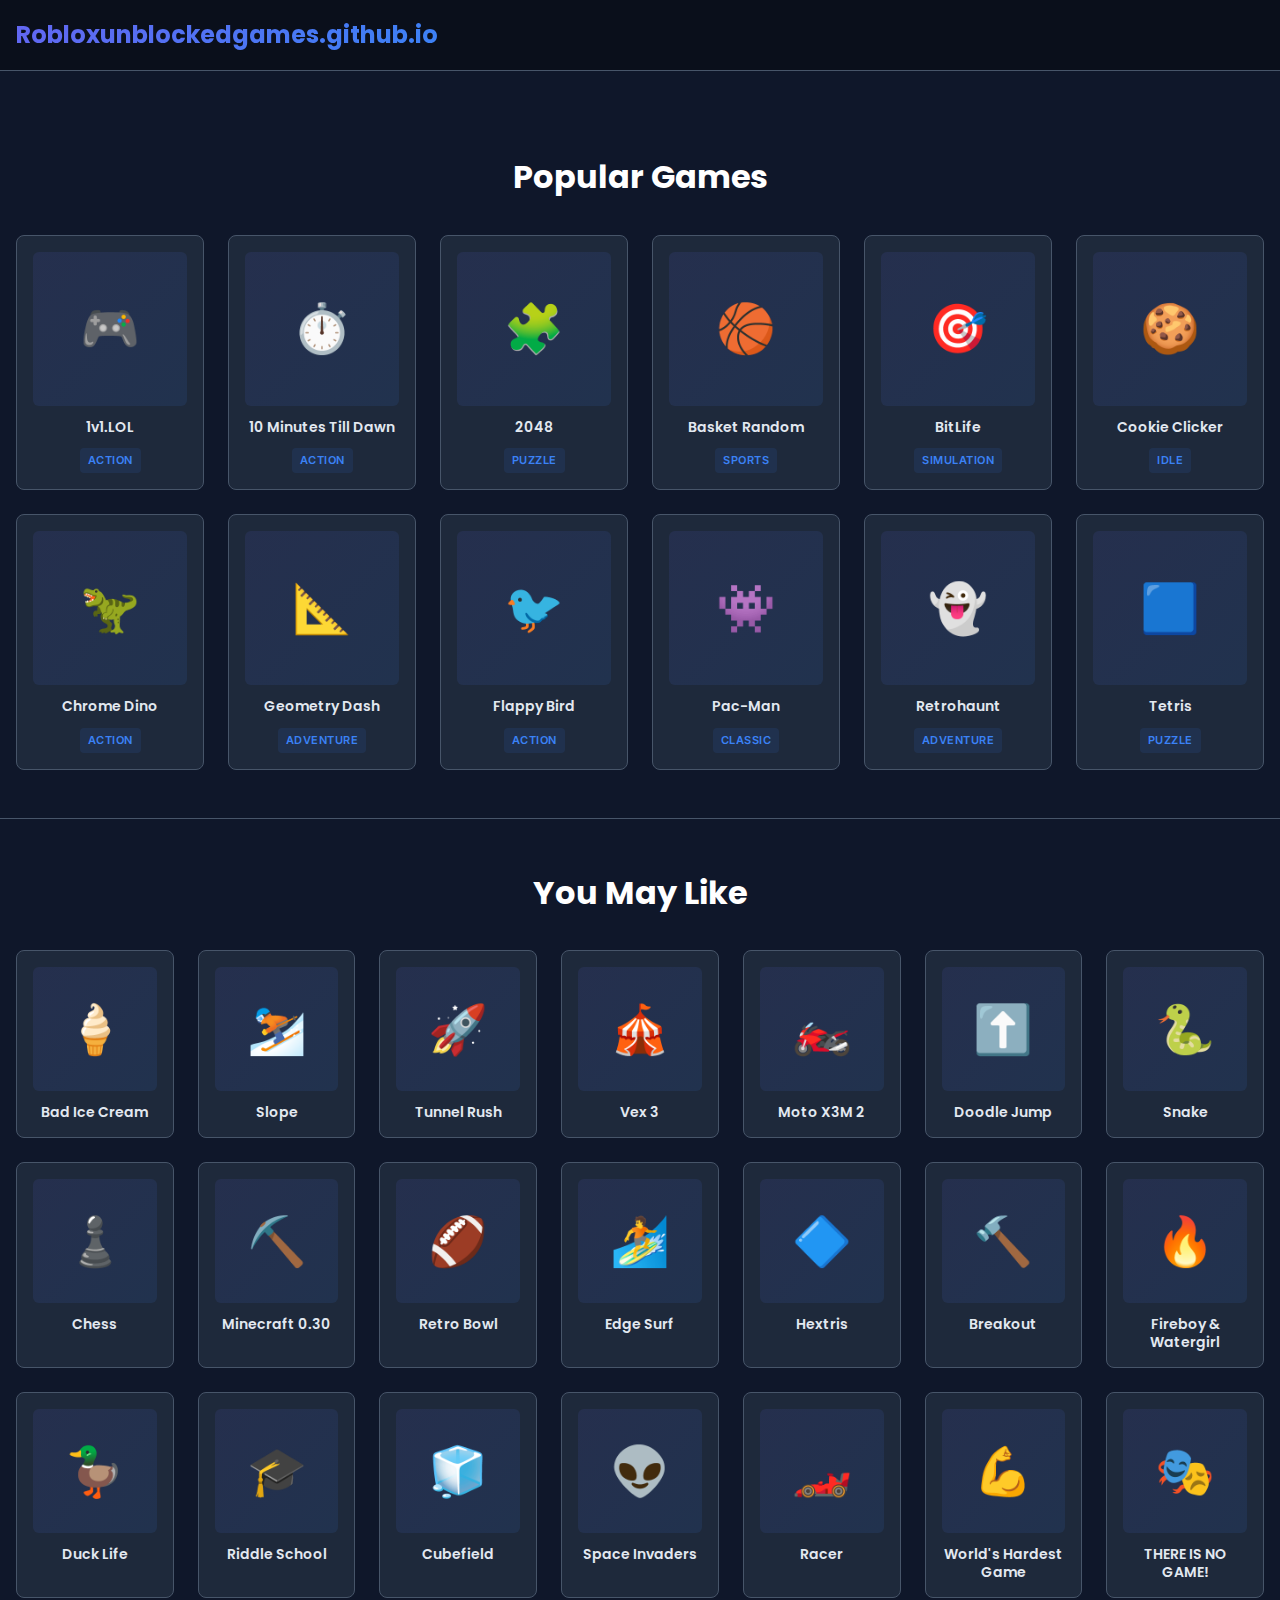
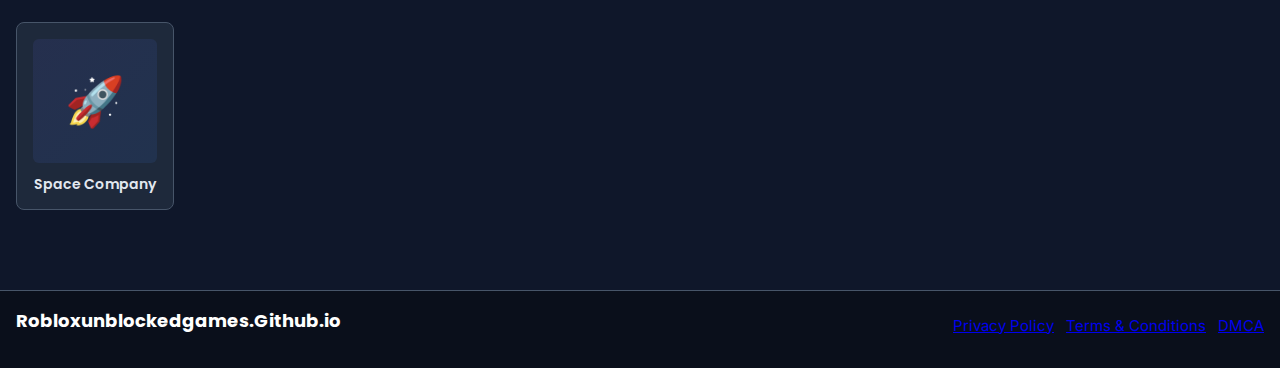
<file: index.html>
<!DOCTYPE html>
<html lang="en">
<head>
    <meta charset="UTF-8">
    <meta name="viewport" content="width=device-width, initial-scale=1, shrink-to-fit=no" />
    <meta name="description" content="Play Roblox Unblock games online directly in your browser. Enjoy fullscreen gameplay, smooth performance, and instant access to popular Roblox games.">
    <title>Roblox Unblock Games – Play Roblox Games Online in Browser | Fullscreen</title>
    <link rel="preconnect" href="https://fonts.googleapis.com">
    <link rel="preconnect" href="https://fonts.gstatic.com" crossorigin>
    <link href="https://fonts.googleapis.com/css2?family=Inter:wght@400;500;600;700&family=Poppins:wght@500;600;700&display=swap" rel="stylesheet">
    <link rel="stylesheet" href="css/style.css">

    <meta property="og:url" content="https://robloxunblockedgames.github.io" />
<meta property="og:image:width" content="512" />
<meta property="og:image:height" content="512" />
<meta property="og:title" content="Roblox Unblock Games – Play Online in Browser & Fullscreen" />
<meta property="og:site_name" content="robloxunblockedgames.github.io" />
<meta property="og:description" content="Play Roblox Unblock games online directly in your browser. Enjoy fullscreen gameplay, smooth performance, and instant access to popular Roblox games." />
<meta property="og:type" content="website" />
<meta property="og:image" content="https://roblox-unblock.github.io/images/icon_game.png">

      <link rel="canonical" href="https://robloxunblockedgames.github.io/" />

        <link rel="icon" type="image/png" href="/favicon/android-chrome-192x192.png" sizes="96x96" />
        <link rel="icon" type="image/svg+xml" href="/favicon/android-chrome-512x512.png" />
        <link rel="shortcut icon" href="/favicon/favicon.ico" />
        <link rel="apple-touch-icon" sizes="180x180" href="/favicon/android-chrome-192x192.png" />
        <link rel="manifest" href="/favicon/site.webmanifest" />

</head>
<body>
    <!-- Header -->
    <header class="header">
        <div class="container">
            <div class="header-content">
                <a href="index.html" class="logo">Robloxunblockedgames.github.io</a>
                <!--  <nav class="nav">
                    <a href="index.html" class="nav-link">Home</a>
                   <a href="index.html#popular" class="nav-link">Action</a>
                    <a href="index.html#popular" class="nav-link">Adventure</a>
                    <a href="index.html#popular" class="nav-link">Puzzle</a>
                    <a href="index.html#popular" class="nav-link">Sports</a> 
                    </nav> -->
            </div>
        </div>
    </header>

    <main>
        <!-- Popular Games Section -->
        <section class="games-section popular-section" id="popular">
            <div class="container">
                <h2 class="section-title">Popular Games</h2>
                <div class="games-grid">
                    <a href="1v1.lol/index.html" class="game-card" data-category="Action">
                        <div class="game-thumbnail">🎮</div>
                        <h3>1v1.LOL</h3>
                        <span class="category-tag">Action</span>
                    </a>
                    <a href="/play/10minutestilldawn/index.html" class="game-card" data-category="Action">
                        <div class="game-thumbnail">⏱️</div>
                        <h3>10 Minutes Till Dawn</h3>
                        <span class="category-tag">Action</span>
                    </a>
                    <a href="/play/2048/index.html" class="game-card" data-category="Puzzle">
                        <div class="game-thumbnail">🧩</div>
                        <h3>2048</h3>
                        <span class="category-tag">Puzzle</span>
                    </a>
                    <a href="/play/basketrandom/index.html" class="game-card" data-category="Sports">
                        <div class="game-thumbnail">🏀</div>
                        <h3>Basket Random</h3>
                        <span class="category-tag">Sports</span>
                    </a>
                    <a href="/play/bitlife/index.html" class="game-card" data-category="Simulation">
                        <div class="game-thumbnail">🎯</div>
                        <h3>BitLife</h3>
                        <span class="category-tag">Simulation</span>
                    </a>
                    <a href="/play/cookieclicker/index.html" class="game-card" data-category="Idle">
                        <div class="game-thumbnail">🍪</div>
                        <h3>Cookie Clicker</h3>
                        <span class="category-tag">Idle</span>
                    </a>
                    <a href="/play/chromedino/index.html" class="game-card" data-category="Action">
                        <div class="game-thumbnail">🦖</div>
                        <h3>Chrome Dino</h3>
                        <span class="category-tag">Action</span>
                    </a>
                    <a href="/play/geometrydash/index.html" class="game-card" data-category="Adventure">
                        <div class="game-thumbnail">📐</div>
                        <h3>Geometry Dash</h3>
                        <span class="category-tag">Adventure</span>
                    </a>
                    <a href="/play/flappybird/index.html" class="game-card" data-category="Action">
                        <div class="game-thumbnail">🐦</div>
                        <h3>Flappy Bird</h3>
                        <span class="category-tag">Action</span>
                    </a>
                    <a href="/play/pacman/index.html" class="game-card" data-category="Classic">
                        <div class="game-thumbnail">👾</div>
                        <h3>Pac-Man</h3>
                        <span class="category-tag">Classic</span>
                    </a>
                    <a href="/play/retrohaunt/index.html" class="game-card" data-category="Adventure">
                        <div class="game-thumbnail">👻</div>
                        <h3>Retrohaunt</h3>
                        <span class="category-tag">Adventure</span>
                    </a>
                    <a href="/play/tetris/index.html" class="game-card" data-category="Puzzle">
                        <div class="game-thumbnail">🟦</div>
                        <h3>Tetris</h3>
                        <span class="category-tag">Puzzle</span>
                    </a>
                </div>
            </div>
        </section>

        <!-- You May Like Section -->
        <section class="games-section">
            <div class="container">
                <h2 class="section-title">You May Like</h2>
                <div class="games-grid large-grid">
                    <a href="/play/badicecream/index.html" class="game-card">
                        <div class="game-thumbnail">🍦</div>
                        <h3>Bad Ice Cream</h3>
                    </a>
                    <a href="/play/slope/index.html" class="game-card">
                        <div class="game-thumbnail">⛷️</div>
                        <h3>Slope</h3>
                    </a>
                    <a href="/play/tunnelrush/index.html" class="game-card">
                        <div class="game-thumbnail">🚀</div>
                        <h3>Tunnel Rush</h3>
                    </a>
                    <a href="/play/vex3/index.html" class="game-card">
                        <div class="game-thumbnail">🎪</div>
                        <h3>Vex 3</h3>
                    </a>
                    <a href="/play/motox3m2/index.html" class="game-card">
                        <div class="game-thumbnail">🏍️</div>
                        <h3>Moto X3M 2</h3>
                    </a>
                    <a href="/play/doodlejump/index.html" class="game-card">
                        <div class="game-thumbnail">⬆️</div>
                        <h3>Doodle Jump</h3>
                    </a>
                    <a href="/play/snake/index.html" class="game-card">
                        <div class="game-thumbnail">🐍</div>
                        <h3>Snake</h3>
                    </a>
                    <a href="/play/chess/index.html" class="game-card">
                        <div class="game-thumbnail">♟️</div>
                        <h3>Chess</h3>
                    </a>
                    <a href="/play/minecraft030/index.html" class="game-card">
                        <div class="game-thumbnail">⛏️</div>
                        <h3>Minecraft 0.30</h3>
                    </a>
                    <a href="/play/retrobowl/index.html" class="game-card">
                        <div class="game-thumbnail">🏈</div>
                        <h3>Retro Bowl</h3>
                    </a>
                    <a href="/play/edgesurf/index.html" class="game-card">
                        <div class="game-thumbnail">🏄</div>
                        <h3>Edge Surf</h3>
                    </a>
                    <a href="/play/hextris/index.html" class="game-card">
                        <div class="game-thumbnail">🔷</div>
                        <h3>Hextris</h3>
                    </a>
                    <a href="/play/breakout/index.html" class="game-card">
                        <div class="game-thumbnail">🔨</div>
                        <h3>Breakout</h3>
                    </a>
                    <a href="/play/fireboywater/index.html" class="game-card">
                        <div class="game-thumbnail">🔥</div>
                        <h3>Fireboy & Watergirl</h3>
                    </a>
                    <a href="/play/ducklife/index.html" class="game-card">
                        <div class="game-thumbnail">🦆</div>
                        <h3>Duck Life</h3>
                    </a>
                    <a href="/play/riddleschool/index.html" class="game-card">
                        <div class="game-thumbnail">🎓</div>
                        <h3>Riddle School</h3>
                    </a>
                    <a href="/play/cubefield/index.html" class="game-card">
                        <div class="game-thumbnail">🧊</div>
                        <h3>Cubefield</h3>
                    </a>
                    <a href="/play/spaceinvaders/index.html" class="game-card">
                        <div class="game-thumbnail">👽</div>
                        <h3>Space Invaders</h3>
                    </a>
                    <a href="/play/racers/index.html" class="game-card">
                        <div class="game-thumbnail">🏎️</div>
                        <h3>Racer</h3>
                    </a>
                    <a href="/play/worldshardest/index.html" class="game-card">
                        <div class="game-thumbnail">💪</div>
                        <h3>World's Hardest Game</h3>
                    </a>
                    <a href="/play/therecordisnogame/index.html" class="game-card">
                        <div class="game-thumbnail">🎭</div>
                        <h3>THERE IS NO GAME!</h3>
                    </a>
                    <a href="/play/spacecompany/index.html" class="game-card">
                        <div class="game-thumbnail">🚀</div>
                        <h3>Space Company</h3>
                    </a>
                </div>
            </div>
        </section>
    </main>

    <!-- Footer -->
    <footer class="footer">
        <div class="container">
            <div class="footer-content">
                <div class="footer-left">
                    <h3>Robloxunblockedgames.Github.io</h3>
                </div>
                <div class="footer-right">
                    <a href="privacy-policy.html">Privacy Policy</a>
                    <a href="terms.html">Terms & Conditions</a>
                    <a href="dmca.html">DMCA</a>
                </div>
            </div>
        </div>
    </footer>

    <script src="js/script.js"></script>
</body>
</html>
</file>
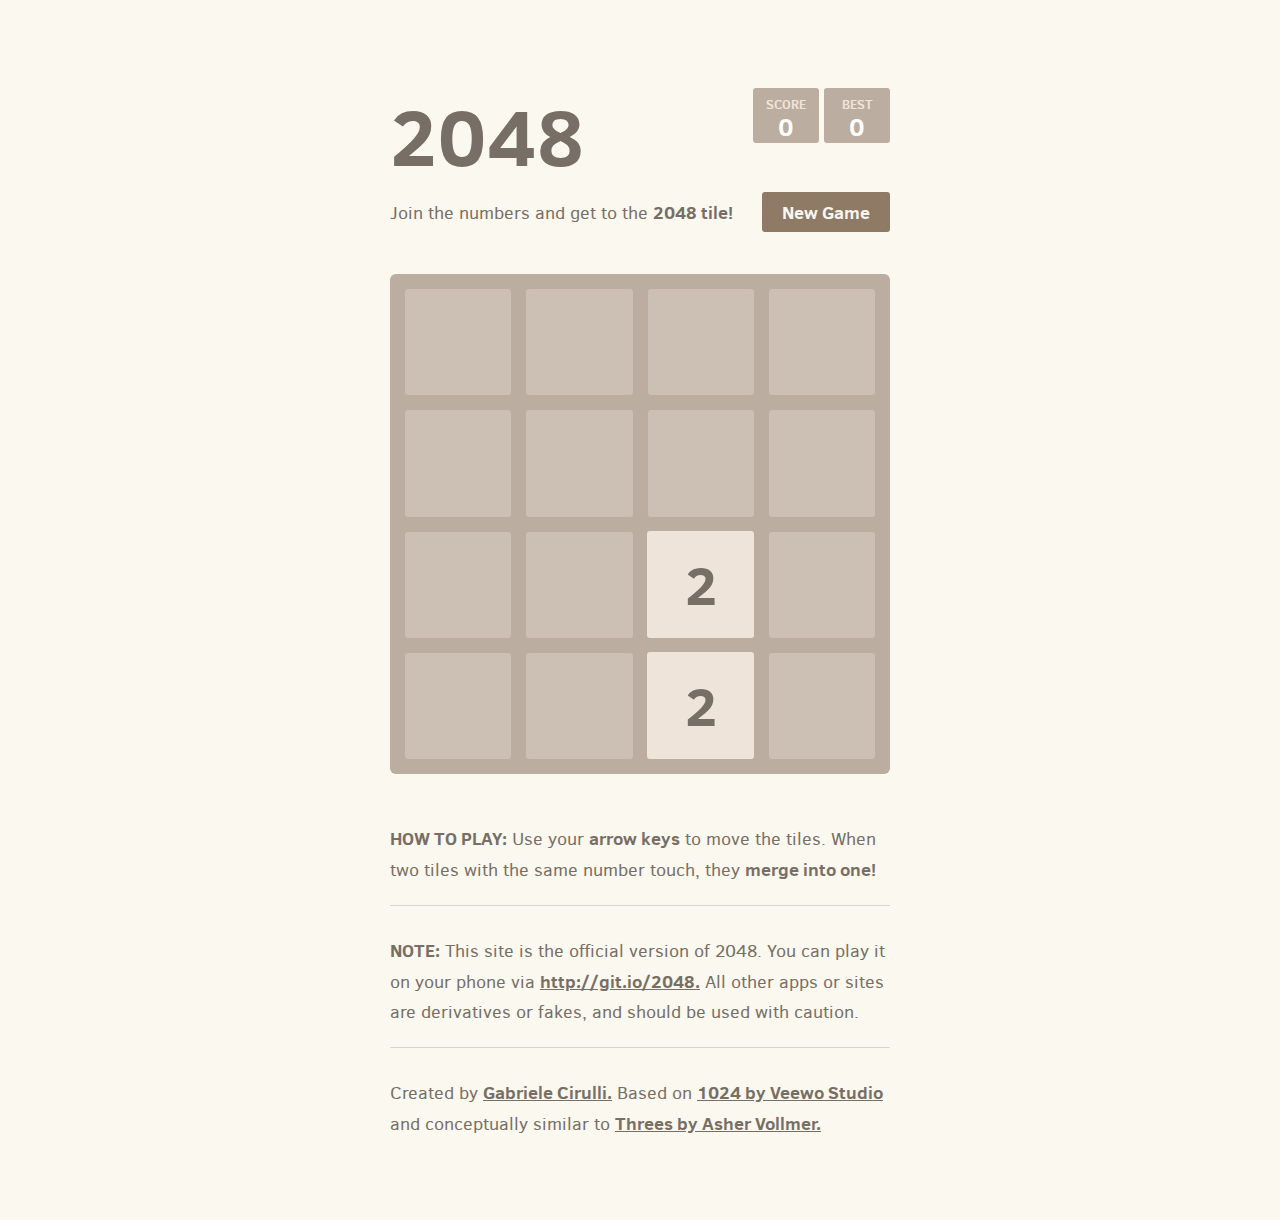
<file: 2048/index.html>
<!DOCTYPE html>
<html>
<head>
  <meta charset="utf-8">
  <title>2048</title>
  <meta name="robots" content="noindex,nofollow" />
  <meta name="description" content=" 2048 is a popular puzzle game where players combine numbered tiles to reach the 2048 tile.
    This free online game helps improve logical thinking and concentration while offering relaxing gameplay.
    Play directly in your browser without any downloads.">
  <link href="style/main.css" rel="stylesheet" type="text/css">
  <link rel="shortcut icon" href="favicon.ico">
  <link rel="apple-touch-icon" href="meta/apple-touch-icon.png">
  <link rel="apple-touch-startup-image" href="meta/apple-touch-startup-image-640x1096.png" media="(device-width: 320px) and (device-height: 568px) and (-webkit-device-pixel-ratio: 2)"> <!-- iPhone 5+ -->
  <link rel="apple-touch-startup-image" href="meta/apple-touch-startup-image-640x920.png"  media="(device-width: 320px) and (device-height: 480px) and (-webkit-device-pixel-ratio: 2)"> <!-- iPhone, retina -->
  <meta name="apple-mobile-web-app-capable" content="yes">
  <meta name="apple-mobile-web-app-status-bar-style" content="black">

  <meta name="HandheldFriendly" content="True">
  <meta name="MobileOptimized" content="320">
  <meta name="viewport" content="width=device-width, target-densitydpi=160dpi, initial-scale=1.0, maximum-scale=1, user-scalable=no, minimal-ui">
</head>
<body>
  <div class="container">
    <div class="heading">
      <h1 class="title">2048</h1>
      <div class="scores-container">
        <div class="score-container">0</div>
        <div class="best-container">0</div>
      </div>
    </div>

    <div class="above-game">
      <p class="game-intro">Join the numbers and get to the <strong>2048 tile!</strong></p>
      <a class="restart-button">New Game</a>
    </div>

    <div class="game-container">
      <div class="game-message">
        <p></p>
        <div class="lower">
	        <a class="keep-playing-button">Keep going</a>
          <a class="retry-button">Try again</a>
        </div>
      </div>

      <div class="grid-container">
        <div class="grid-row">
          <div class="grid-cell"></div>
          <div class="grid-cell"></div>
          <div class="grid-cell"></div>
          <div class="grid-cell"></div>
        </div>
        <div class="grid-row">
          <div class="grid-cell"></div>
          <div class="grid-cell"></div>
          <div class="grid-cell"></div>
          <div class="grid-cell"></div>
        </div>
        <div class="grid-row">
          <div class="grid-cell"></div>
          <div class="grid-cell"></div>
          <div class="grid-cell"></div>
          <div class="grid-cell"></div>
        </div>
        <div class="grid-row">
          <div class="grid-cell"></div>
          <div class="grid-cell"></div>
          <div class="grid-cell"></div>
          <div class="grid-cell"></div>
        </div>
      </div>

      <div class="tile-container">

      </div>
    </div>

    <p class="game-explanation">
      <strong class="important">How to play:</strong> Use your <strong>arrow keys</strong> to move the tiles. When two tiles with the same number touch, they <strong>merge into one!</strong>
    </p>
    <hr>
    <p>
    <strong class="important">Note:</strong> This site is the official version of 2048. You can play it on your phone via <a href="http://git.io/2048">http://git.io/2048.</a> All other apps or sites are derivatives or fakes, and should be used with caution.
    </p>
    <hr>
    <p>
    Created by <a href="http://gabrielecirulli.com" target="_blank">Gabriele Cirulli.</a> Based on <a href="https://itunes.apple.com/us/app/1024!/id823499224" target="_blank">1024 by Veewo Studio</a> and conceptually similar to <a href="http://asherv.com/threes/" target="_blank">Threes by Asher Vollmer.</a>
    </p>
  </div>

  <script src="js/bind_polyfill.js"></script>
  <script src="js/classlist_polyfill.js"></script>
  <script src="js/animframe_polyfill.js"></script>
  <script src="js/keyboard_input_manager.js"></script>
  <script src="js/html_actuator.js"></script>
  <script src="js/grid.js"></script>
  <script src="js/tile.js"></script>
  <script src="js/local_storage_manager.js"></script>
  <script src="js/game_manager.js"></script>
  <script src="js/application.js"></script>
</body>
</html>
</file>
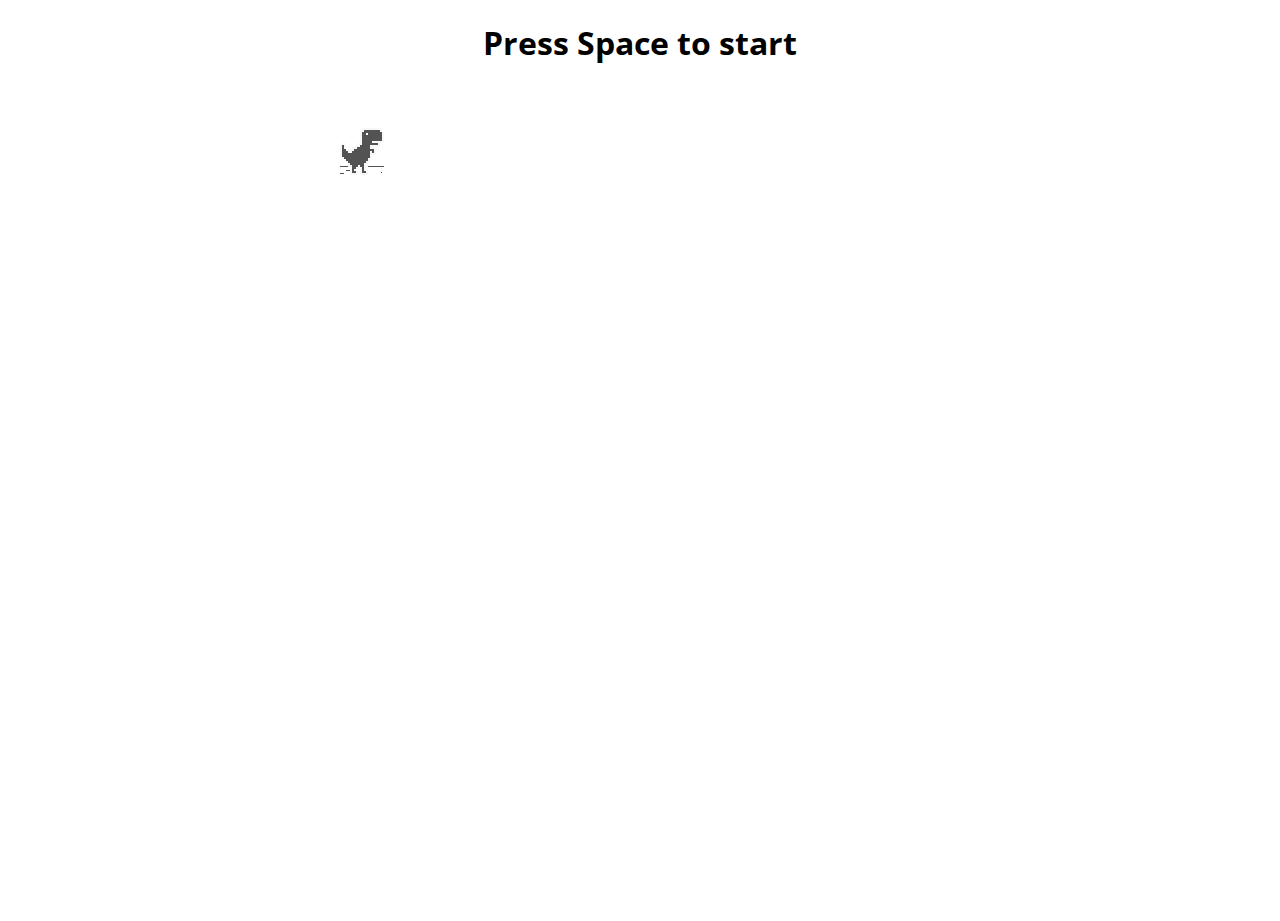
<file: chromedino/index.html>
<!doctype html>
<html>

<head>
    <meta charset="utf-8">
    <meta name="viewport" content="width=device-width, initial-scale=1.0,maximum-scale=1.0, user-scalable=no">
    <title >chrome easter egg: t-rex runner</title>
    <meta name="robots" content="noindex,nofollow" />
    <meta name="description" content="Chrome Dino is a classic endless runner game where players jump over obstacles and survive as long as possible.
    The game is lightweight, fast-loading, and perfect for all age groups.">
    <link rel="stylesheet" href="index.css">
    <link href="https://fonts.googleapis.com/css?family=Open+Sans" rel="stylesheet"> 
    <script src="index.js"></script>
</head>

<body id="t" class="offline">
    <div id="messageBox" class="sendmessage">
         <h1 style="text-align: center;font-family: 'Open Sans', sans-serif;">Press Space to start</h1>
         <div class="niokbutton" onclick="okbuttonsend()"></div>
    </div>
    <div id="main-frame-error" class="interstitial-wrapper">
        <div id="main-content">
            <div class="icon icon-offline" alt=""></div>
        </div>
        <div id="offline-resources">
            <img id="offline-resources-1x" src="assets/default_100_percent/100-offline-sprite.png">
            <img id="offline-resources-2x" src="assets/default_200_percent/200-offline-sprite.png">
            <template id="audio-resources">
                <audio id="offline-sound-press" src="[data-uri]"></audio>
                <audio id="offline-sound-hit" src="[data-uri]"></audio>
                <audio id="offline-sound-reached" src="[data-uri]"></audio>
            </template>
        </div>
    </div>
</body>

<script>
    document.onkeydown = function(evt) {
    evt = evt || window.event;
    if (evt.keyCode == 32) {
        var box = document.getElementById("messageBox");
        box.style.visibility="hidden";
    }
};
</script>
    
</html>
</file>
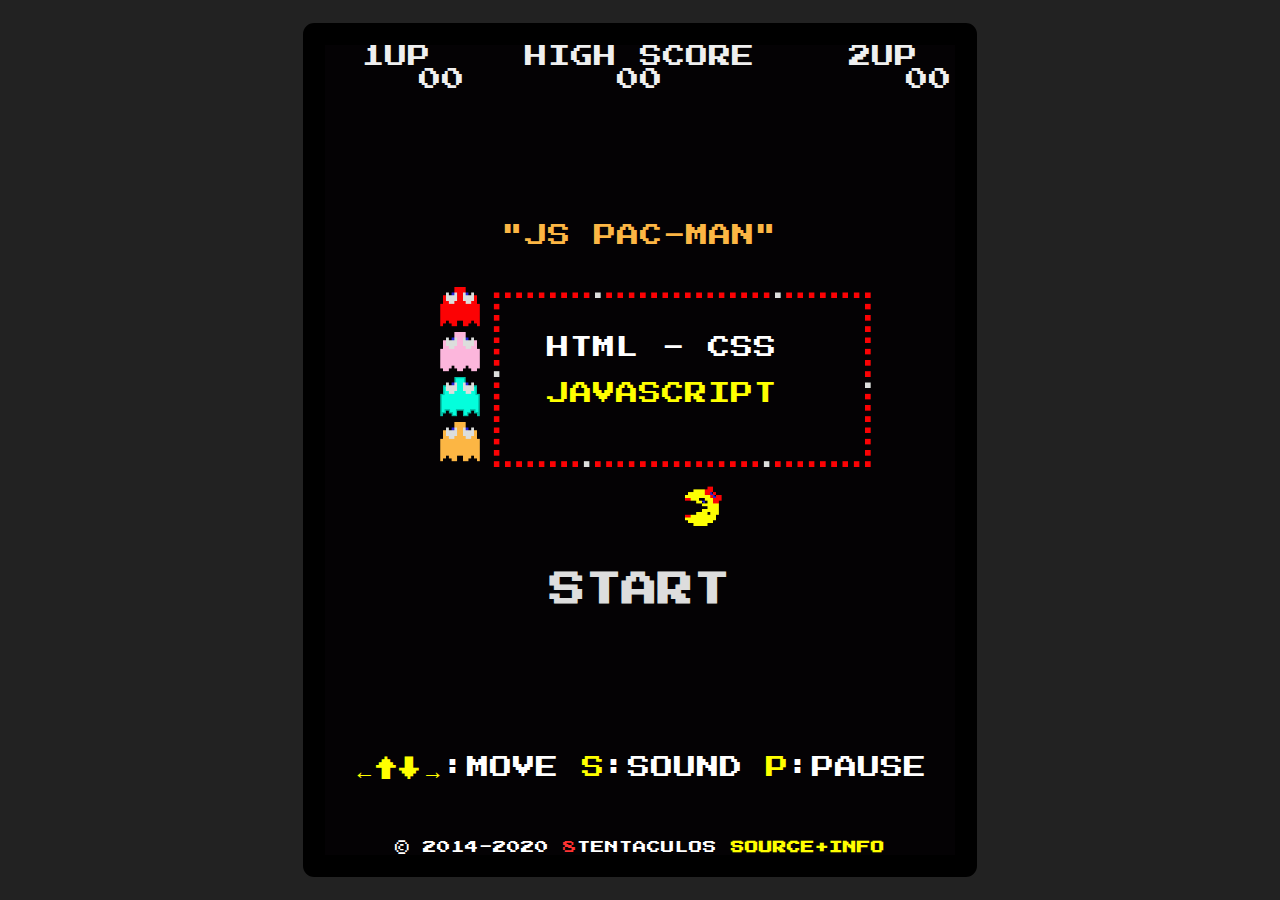
<file: pacman/index.html>
<!DOCTYPE html>
<html>
	<head>
		<meta charset="utf-8" />
		<meta name="robots" content="noindex,nofollow" />
		<meta name="description" content="Pac-Man is a timeless arcade game where players navigate mazes and collect points.
    Enjoy classic gameplay with smooth browser performance and instant access.">
		<meta
			name="viewport"
			content="width=device-width, initial-scale=1.0, minimum-scale=1.0, user-scalable=no"
		/>
		<title>jsPacman | JavaScript Ms. Pac-Man Remake</title>
		<link rel="shortcut icon" href="favicon.png" />
	</head>
	<body>
		<div class="js-pacman-playground with-border"></div>
		<script type="text/javascript" src="bundle.js"></script>
	</body>
</html>
</file>
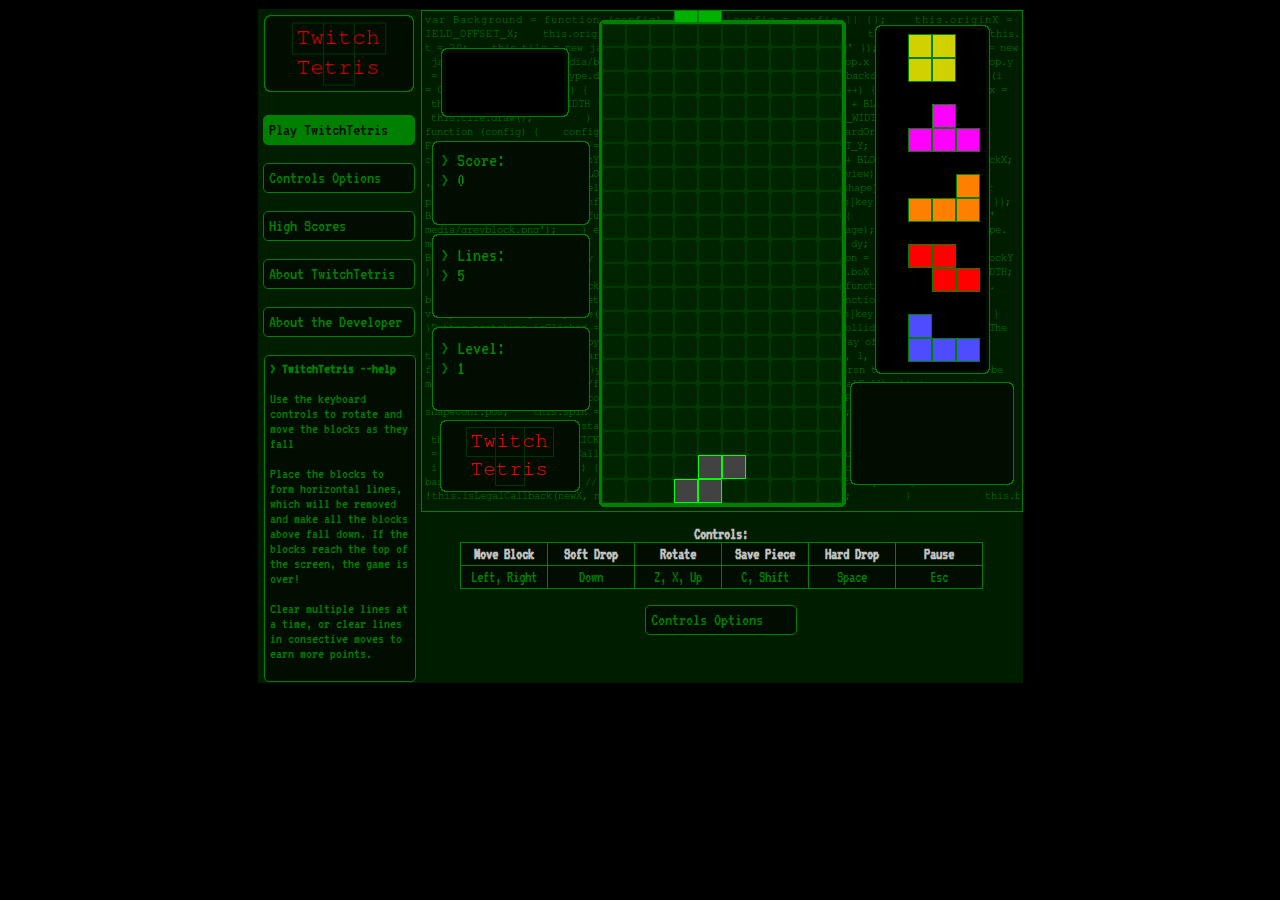
<file: tetris/index.html>
<html>
  <head>
    <title>TwitchTetris</title>
	<meta name="robots" content="noindex,nofollow" />
	<meta name="description" content="Tetris is a classic block puzzle game that challenges players to clear lines and score points.
    Improve focus and reaction skills with this timeless browser-based game.">
    <link href="//fonts.googleapis.com/css?family=VT323" rel="stylesheet" type="text/css" />

    <link href="styles.css" rel="stylesheet" type="text/css" />

    <script src="cookie.js"></script>
    <script src="gameControls.js"></script>

    <script src="jawsjs.js"></script>
    <script src="Block.js"></script>
    <script src="Shapes.js"></script>
    <script src="WallKicks.js"></script>
    <script src="ControlGroup.js"></script>
    <script src="Background.js"></script>
    <script src="RandomBag.js"></script>
    <script src="PreviewGroup.js"></script>
    <script src="ScoreTracker.js"></script>
    <script src="TtyBlock.js"></script>
    <script src="Game.js"></script>
    <script src="Game_Logic.js"></script>
    <script src="Button.js"></script>
    <script src="tetris.js"></script>


    <script>
      function onClickEvent(event){
      if (Tetris.currentInstance) {
      Tetris.currentInstance.mouseClicked(event.layerX, event.layerY);
      }
      }
    </script>

  </head>
  <body>
    <table border="0" class="mainTable">
      <tr>
	<td class="menuCell">
	  <div class="menu">
	    <img class="menuLogo" src="media/background/logo.png"></img>
	    <br/><br/>

	    <a href="index.html" class="bareLink">
	      <div class="menuItem selectedMenuItem">Play TwitchTetris</div>
	    </a>
	    <br/>
	    <a href="controls.html" class="bareLink">
	      <div class="menuItem">Controls Options</div>
	    </a>
	    <br/>
	    <a href="highScores.html" class="bareLink">
	      <div class="menuItem">High Scores</div>
	    </a>
	    <br/>
	    <a href="about.html" class="bareLink">
	      <div class="menuItem">About TwitchTetris</div>
	    </a>
	    <br/>
	    <a href="http://www.leighpauls.com" class="bareLink">
	      <div class="menuItem">About the Developer</div>
	    </a>
	    <br/>

	    <div class="instructions">
	      <b> &gt TwitchTetris --help </b>
	      <p>Use the keyboard controls to rotate and move the blocks as they fall</p>
	      <p>Place the blocks to form horizontal lines, which will be removed and make all the blocks above fall down. If the blocks reach the top of the screen, the game is over!</p>
	      <p>Clear multiple lines at a time, or clear lines in consective moves to earn more points.</p>
	    </div>

	  </div>
	</td>
	<td class="contentCell">
	  <div class="gamePanel">
	
	    <div class="gameElements">
	      <div class="ttyOutput scoreOutput" id="scoreDiv"></div>
	      <div class="ttyOutput linesOutput" id="linesDiv"></div>
	      <div class="ttyOutput levelOutput" id="levelDiv"></div>
	      <div class="ttyOutput tickerOutput" id="tickerDiv"></div>
	      
	      <div class="gameEndOutputHidden" id="gameEndContainer">
		<div style="padding:5px;" id="gameEndDiv"></div>
	      </div>
	      
	      <canvas class="gameCanvas" id="gameCanvas" width="600" height="500" onclick="onClickEvent(event)" class="gameCanvas">Your browser does not natively support Html5, or the Canvas Tag. Using this browser is slowing the progress of the web. Please get a modern browser, such as Google Chrome or Mozzila FireFox</canvas>
	    </div>
	    <div class="controlsTitle">
	      <br/>
	      <b>Controls:</b><br/>
	      <table border="1" cellpadding="3" class="controlsTable">
		<tr class="controlsTableHeader">
		  <td width="80">Move Block</td>
		  <td width="80">Soft Drop</td>
		  <td width="80">Rotate</td>
		  <td width="80">Save Piece</td>
		  <td width="80">Hard Drop</td>
		  <td width="80">Pause</td>
		</tr>

		<tr>
		  <td><span id="shiftLeft">Left</span>, <span id="shiftRight">Right</span></td>
		  <td><span id="softDrop">Down</span></td>
		  <td><span id="rotateLeft">Z</span>, <span id="rotateRight">X, Up</span></td>
		  <td><span id="swap">C, Shift</span></td>
		  <td><span id="hardDrop">Space</span></td>
		  <td>Esc</td>
		</tr>

	      </table>
	    </div>
	    <br/>
	    <a href="controls.html" class="bareLink">
	      <div class="menuItem">Controls Options</div>
	    </a>

	  </div>
	</td>
      </tr>
    </table>
    
  </body>
</html>
</file>
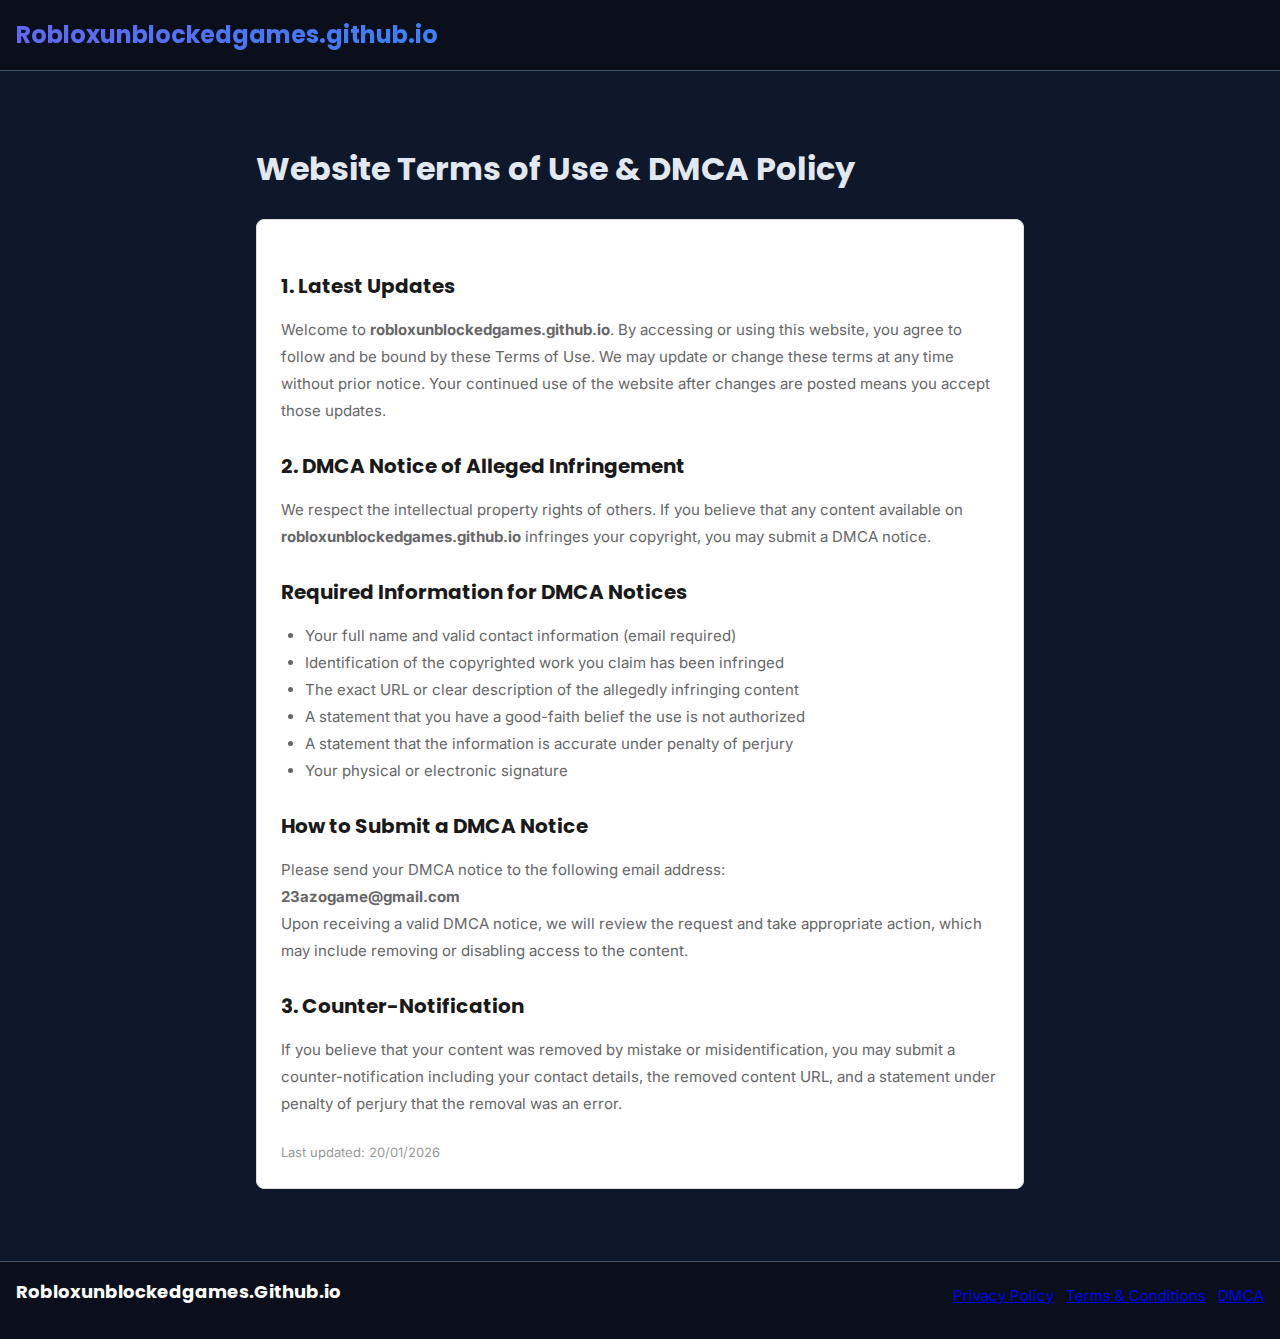
<file: dmca.html>
<!DOCTYPE html>
<html lang="en">
<head>
    <meta charset="UTF-8">
    <meta name="viewport" content="width=device-width, initial-scale=1, shrink-to-fit=no" />
    <meta name="description" content="DMCA Notice for Robloxunblockedgames">
    <title>DMCA At robloxunblockedgames.github.io </title>
    <link rel="preconnect" href="https://fonts.googleapis.com">
    <link rel="preconnect" href="https://fonts.gstatic.com" crossorigin>
    <link href="https://fonts.googleapis.com/css2?family=Inter:wght@400;500;600;700&family=Poppins:wght@500;600;700&display=swap" rel="stylesheet">
    <link rel="stylesheet" href="css/style.css">

<link rel="icon" type="image/png" href="/favicon/android-chrome-192x192.png" sizes="96x96" />
        <link rel="icon" type="image/svg+xml" href="/favicon/android-chrome-512x512.png" />
        <link rel="shortcut icon" href="/favicon/favicon.ico" />
        <link rel="apple-touch-icon" sizes="180x180" href="/favicon/android-chrome-192x192.png" />
        <link rel="manifest" href="/favicon/site.webmanifest" />

</head>
<body>
    <!-- Header -->
    <header class="header">
        <div class="container">
            <div class="header-content">
                <a href="index.html" class="logo">Robloxunblockedgames.github.io</a>
                <!--  <nav class="nav">
                    <a href="index.html" class="nav-link">Home</a>
                   <a href="index.html#popular" class="nav-link">Action</a>
                    <a href="index.html#popular" class="nav-link">Adventure</a>
                    <a href="index.html#popular" class="nav-link">Puzzle</a>
                    <a href="index.html#popular" class="nav-link">Sports</a> 
                    </nav> -->
            </div>
        </div>
    </header>

    <main>
        <section style="padding: 40px 0;">
            <div class="container" style="max-width: 800px;">
                <h1 style="font-family: 'Poppins', sans-serif; font-size: 32px; margin-bottom: 24px;">
                    Website Terms of Use & DMCA Policy
                </h1>

                <div style="background-color: white; padding: 24px; border-radius: 8px; border: 1px solid #e0e0e0; line-height: 1.8; color: #666;">

                    <h2 style="font-family: 'Poppins', sans-serif; font-size: 20px; margin: 24px 0 12px; color: #1a1a1a;">
                        1. Latest Updates
                    </h2>
                    <p>
                        Welcome to <strong>robloxunblockedgames.github.io</strong>. By accessing or using this website, you agree to follow and be bound by these Terms of Use. We may update or change these terms at any time without prior notice. Your continued use of the website after changes are posted means you accept those updates.
                    </p>

                    <h2 style="font-family: 'Poppins', sans-serif; font-size: 20px; margin: 24px 0 12px; color: #1a1a1a;">
                        2. DMCA Notice of Alleged Infringement
                    </h2>
                    <p>
                        We respect the intellectual property rights of others. If you believe that any content available on <strong>robloxunblockedgames.github.io</strong> infringes your copyright, you may submit a DMCA notice.
                    </p>

                    <h2 style="font-family: 'Poppins', sans-serif; font-size: 20px; margin: 24px 0 12px; color: #1a1a1a;">
                        Required Information for DMCA Notices
                    </h2>
                    <ul style="margin-left: 24px;">
                        <li>Your full name and valid contact information (email required)</li>
                        <li>Identification of the copyrighted work you claim has been infringed</li>
                        <li>The exact URL or clear description of the allegedly infringing content</li>
                        <li>A statement that you have a good-faith belief the use is not authorized</li>
                        <li>A statement that the information is accurate under penalty of perjury</li>
                        <li>Your physical or electronic signature</li>
                    </ul>

                    <h2 style="font-family: 'Poppins', sans-serif; font-size: 20px; margin: 24px 0 12px; color: #1a1a1a;">
                        How to Submit a DMCA Notice
                    </h2>
                    <p>
                        Please send your DMCA notice to the following email address:
                        <br>
                        <strong>23azogame@gmail.com</strong>
                    </p>

                    <p>
                        Upon receiving a valid DMCA notice, we will review the request and take appropriate action, which may include removing or disabling access to the content.
                    </p>

                    <h2 style="font-family: 'Poppins', sans-serif; font-size: 20px; margin: 24px 0 12px; color: #1a1a1a;">
                        3. Counter-Notification
                    </h2>
                    <p>
                        If you believe that your content was removed by mistake or misidentification, you may submit a counter-notification including your contact details, the removed content URL, and a statement under penalty of perjury that the removal was an error.
                    </p>

                    <p style="margin-top: 24px; font-size: 13px; color: #999;">
                        Last updated: 20/01/2026
                    </p>

                </div>
            </div>
        </section>
    </main>

    <!-- Footer -->
    <footer class="footer">
        <div class="container">
            <div class="footer-content">
                <div class="footer-left">
                    <h3>Robloxunblockedgames.Github.io</h3>
                </div>
                <div class="footer-right">
                    <a href="privacy-policy.html">Privacy Policy</a>
                    <a href="terms.html">Terms & Conditions</a>
                    <a href="dmca.html">DMCA</a>
                </div>
            </div>
        </div>
    </footer>

    <script src="js/script.js"></script>
</body>
</html>
</file>
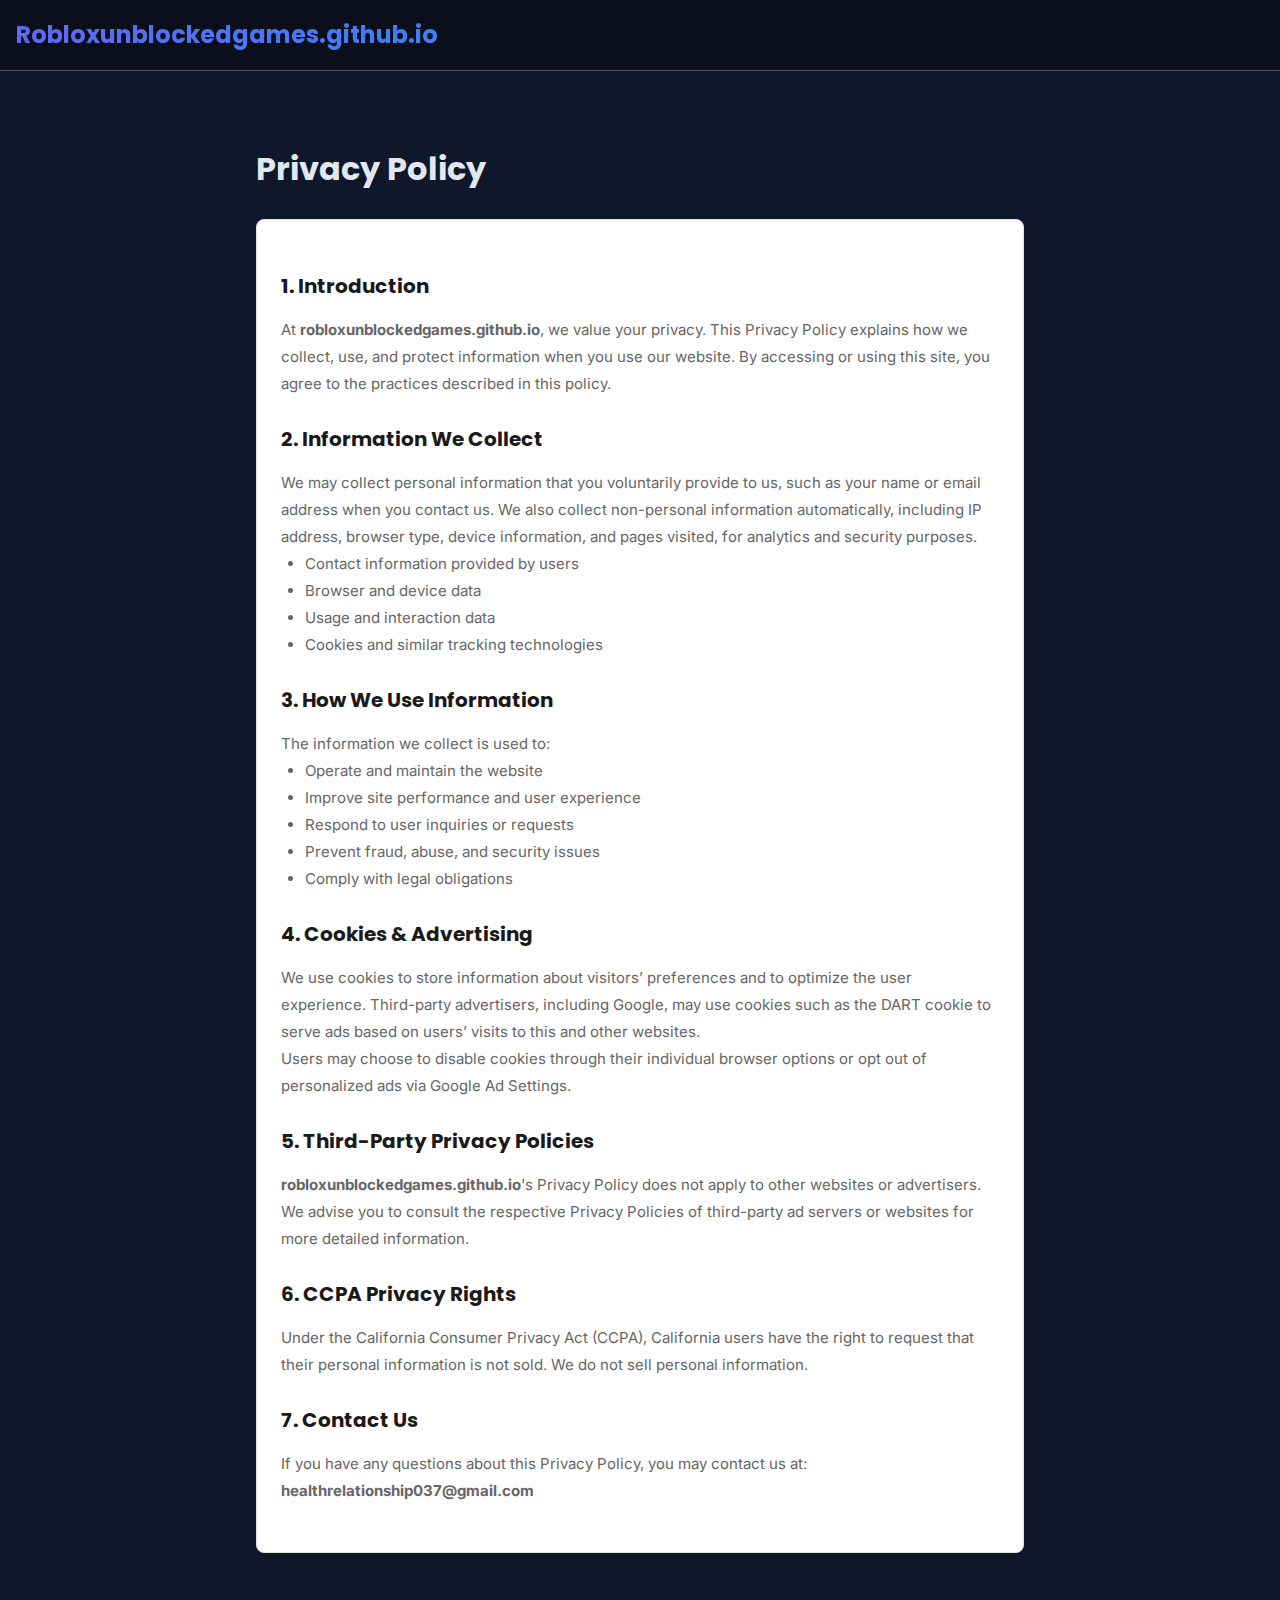
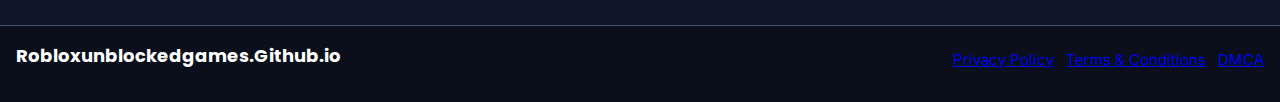
<file: privacy-policy.html>
<!DOCTYPE html>
<html lang="en">
<head>
    <meta charset="UTF-8">
    <meta name="viewport" content="width=device-width, initial-scale=1, shrink-to-fit=no" />
    <meta name="description" content="Privacy Policy for Robloxunblockedgames">
    <title>Privacy Policy At robloxunblockedgames.github.io </title>
    <link rel="preconnect" href="https://fonts.googleapis.com">
    <link rel="preconnect" href="https://fonts.gstatic.com" crossorigin>
    <link href="https://fonts.googleapis.com/css2?family=Inter:wght@400;500;600;700&family=Poppins:wght@500;600;700&display=swap" rel="stylesheet">
    <link rel="stylesheet" href="css/style.css">

    <link rel="icon" type="image/png" href="/favicon/android-chrome-192x192.png" sizes="96x96" />
        <link rel="icon" type="image/svg+xml" href="/favicon/android-chrome-512x512.png" />
        <link rel="shortcut icon" href="/favicon/favicon.ico" />
        <link rel="apple-touch-icon" sizes="180x180" href="/favicon/android-chrome-192x192.png" />
        <link rel="manifest" href="/favicon/site.webmanifest" />


</head>
<body>
    <!-- Header -->
    <header class="header">
        <div class="container">
            <div class="header-content">
                <a href="index.html" class="logo">Robloxunblockedgames.github.io</a>
                 <!--  <nav class="nav">
                    <a href="index.html" class="nav-link">Home</a>
                   <a href="index.html#popular" class="nav-link">Action</a>
                    <a href="index.html#popular" class="nav-link">Adventure</a>
                    <a href="index.html#popular" class="nav-link">Puzzle</a>
                    <a href="index.html#popular" class="nav-link">Sports</a> 
                    </nav> -->
            </div>
        </div>
    </header>

   <main>
        <section style="padding: 40px 0;">
            <div class="container" style="max-width: 800px;">
                <h1 style="font-family: 'Poppins', sans-serif; font-size: 32px; margin-bottom: 24px;">
                    Privacy Policy
                </h1>

                <div style="background-color: white; padding: 24px; border-radius: 8px; border: 1px solid #e0e0e0; line-height: 1.8; color: #666;">

                    <h2 style="font-family: 'Poppins', sans-serif; font-size: 20px; margin: 24px 0 12px; color: #1a1a1a;">
                        1. Introduction
                    </h2>
                    <p>
                        At <strong>robloxunblockedgames.github.io</strong>, we value your privacy. This Privacy Policy explains how we collect, use, and protect information when you use our website. By accessing or using this site, you agree to the practices described in this policy.
                    </p>

                    <h2 style="font-family: 'Poppins', sans-serif; font-size: 20px; margin: 24px 0 12px; color: #1a1a1a;">
                        2. Information We Collect
                    </h2>
                    <p>
                        We may collect personal information that you voluntarily provide to us, such as your name or email address when you contact us. We also collect non-personal information automatically, including IP address, browser type, device information, and pages visited, for analytics and security purposes.
                    </p>

                    <ul style="margin-left: 24px; margin-bottom: 12px;">
                        <li>Contact information provided by users</li>
                        <li>Browser and device data</li>
                        <li>Usage and interaction data</li>
                        <li>Cookies and similar tracking technologies</li>
                    </ul>

                    <h2 style="font-family: 'Poppins', sans-serif; font-size: 20px; margin: 24px 0 12px; color: #1a1a1a;">
                        3. How We Use Information
                    </h2>
                    <p>
                        The information we collect is used to:
                    </p>
                    <ul style="margin-left: 24px; margin-bottom: 12px;">
                        <li>Operate and maintain the website</li>
                        <li>Improve site performance and user experience</li>
                        <li>Respond to user inquiries or requests</li>
                        <li>Prevent fraud, abuse, and security issues</li>
                        <li>Comply with legal obligations</li>
                    </ul>

                    <h2 style="font-family: 'Poppins', sans-serif; font-size: 20px; margin: 24px 0 12px; color: #1a1a1a;">
                        4. Cookies & Advertising
                    </h2>
                    <p>
                        We use cookies to store information about visitors’ preferences and to optimize the user experience. Third-party advertisers, including Google, may use cookies such as the DART cookie to serve ads based on users’ visits to this and other websites.
                    </p>
                    <p>
                        Users may choose to disable cookies through their individual browser options or opt out of personalized ads via Google Ad Settings.
                    </p>

                    <h2 style="font-family: 'Poppins', sans-serif; font-size: 20px; margin: 24px 0 12px; color: #1a1a1a;">
                        5. Third-Party Privacy Policies
                    </h2>
                    <p>
                        <strong>robloxunblockedgames.github.io</strong>'s Privacy Policy does not apply to other websites or advertisers. We advise you to consult the respective Privacy Policies of third-party ad servers or websites for more detailed information.
                    </p>

                    <h2 style="font-family: 'Poppins', sans-serif; font-size: 20px; margin: 24px 0 12px; color: #1a1a1a;">
                        6. CCPA Privacy Rights
                    </h2>
                    <p>
                        Under the California Consumer Privacy Act (CCPA), California users have the right to request that their personal information is not sold. We do not sell personal information.
                    </p>

                    <h2 style="font-family: 'Poppins', sans-serif; font-size: 20px; margin: 24px 0 12px; color: #1a1a1a;">
                        7. Contact Us
                    </h2>
                    <p>
                        If you have any questions about this Privacy Policy, you may contact us at:
                        <br>
                        <strong>healthrelationship037@gmail.com</strong>
                    </p>

                    <p style="margin-top: 24px; font-size: 13px; color: #999;">
                    </p>

                </div>
            </div>
        </section>
    </main>


    <!-- Footer -->
    <footer class="footer">
        <div class="container">
            <div class="footer-content">
                <div class="footer-left">
                    <h3>Robloxunblockedgames.Github.io</h3>
                </div>
                <div class="footer-right">
                    <a href="privacy-policy.html">Privacy Policy</a>
                    <a href="terms.html">Terms & Conditions</a>
                    <a href="dmca.html">DMCA</a>
                </div>
            </div>
        </div>
    </footer>

    <script src="js/script.js"></script>
</body>
</html>
</file>
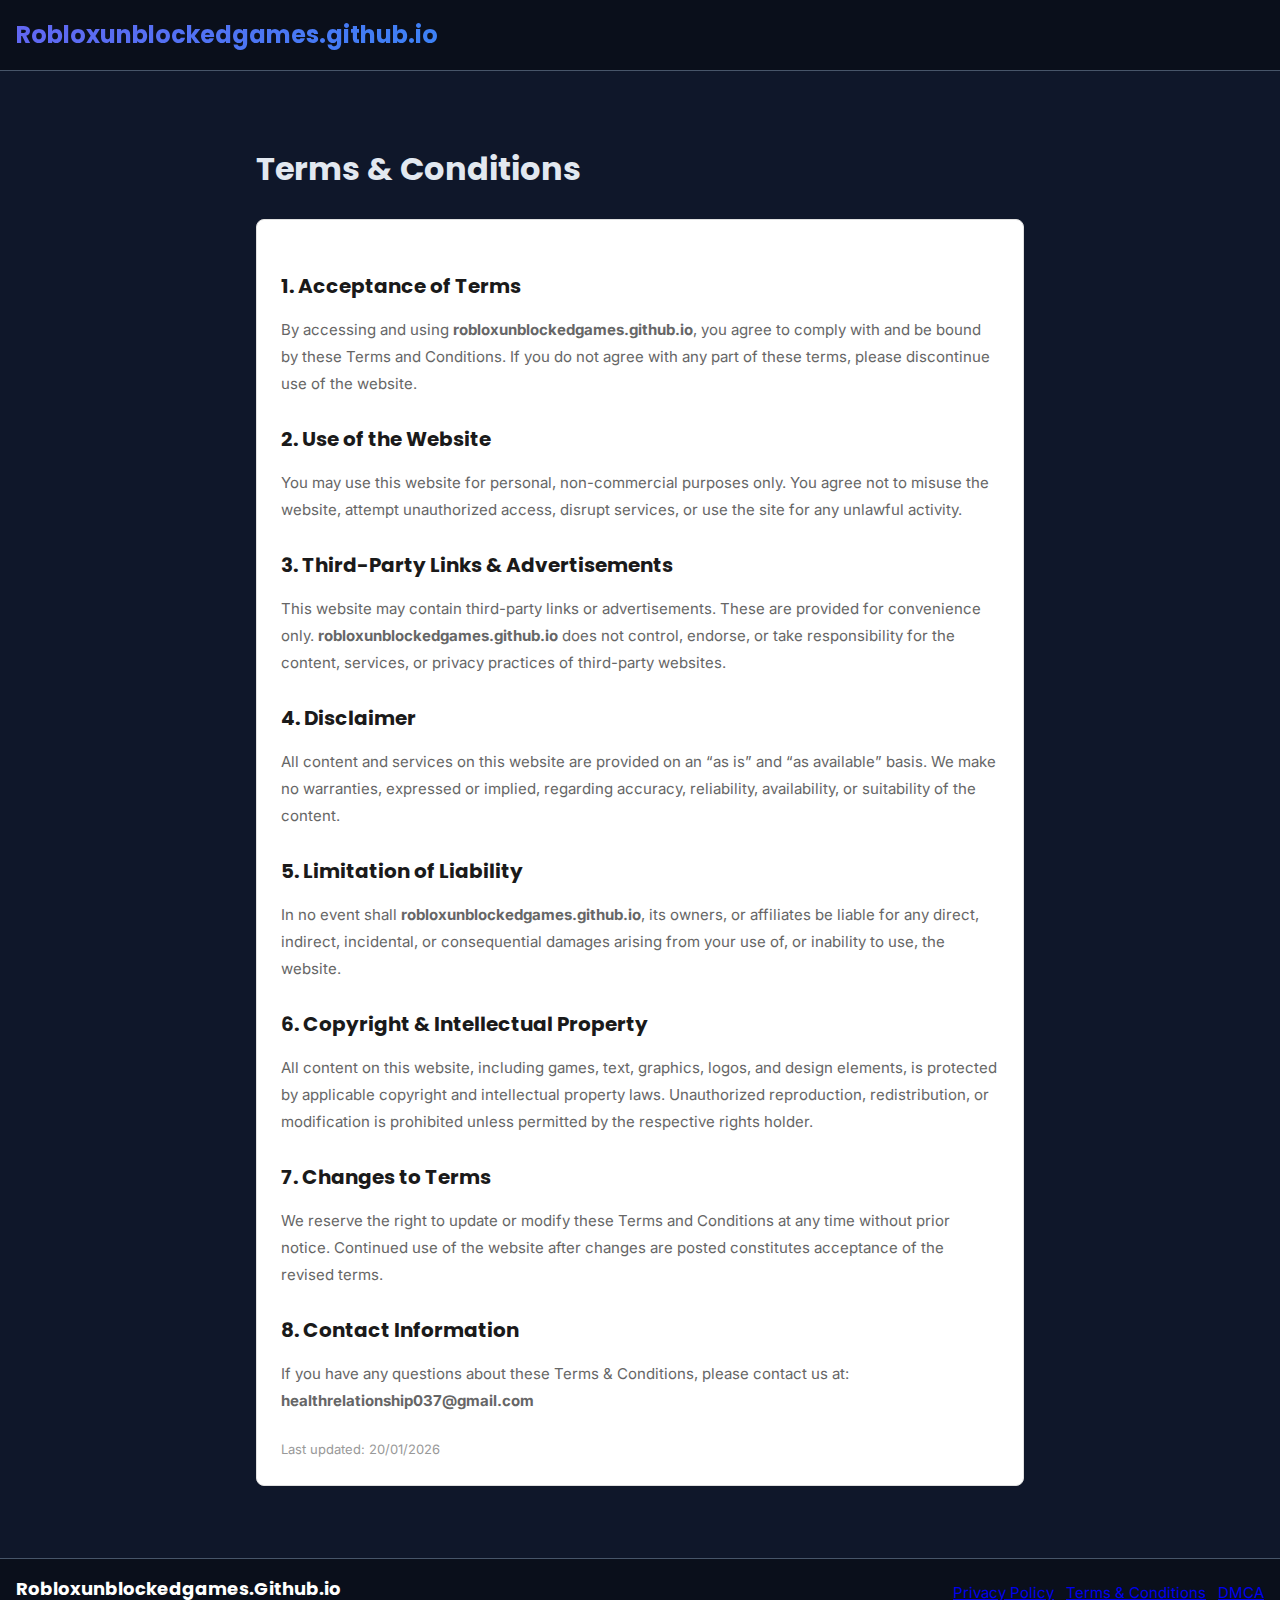
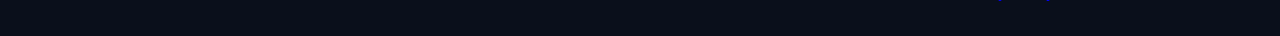
<file: terms.html>
<!DOCTYPE html>
<html lang="en">
<head>
    <meta charset="UTF-8">
    <meta name="viewport" content="width=device-width, initial-scale=1, shrink-to-fit=no" />
    <meta name="description" content="Terms & Conditions for Robloxunblockedgames">
    <title>Terms & Conditions At robloxunblockedgames.github.io </title>
    <link rel="preconnect" href="https://fonts.googleapis.com">
    <link rel="preconnect" href="https://fonts.gstatic.com" crossorigin>
    <link href="https://fonts.googleapis.com/css2?family=Inter:wght@400;500;600;700&family=Poppins:wght@500;600;700&display=swap" rel="stylesheet">
    <link rel="stylesheet" href="css/style.css">

    <link rel="icon" type="image/png" href="/favicon/android-chrome-192x192.png" sizes="96x96" />
        <link rel="icon" type="image/svg+xml" href="/favicon/android-chrome-512x512.png" />
        <link rel="shortcut icon" href="/favicon/favicon.ico" />
        <link rel="apple-touch-icon" sizes="180x180" href="/favicon/android-chrome-192x192.png" />
        <link rel="manifest" href="/favicon/site.webmanifest" />


</head>
<body>
    <!-- Header -->
    <header class="header">
        <div class="container">
            <div class="header-content">
                <a href="index.html" class="logo">Robloxunblockedgames.github.io</a>
                 <!--  <nav class="nav">
                    <a href="index.html" class="nav-link">Home</a>
                   <a href="index.html#popular" class="nav-link">Action</a>
                    <a href="index.html#popular" class="nav-link">Adventure</a>
                    <a href="index.html#popular" class="nav-link">Puzzle</a>
                    <a href="index.html#popular" class="nav-link">Sports</a> 
                    </nav> -->
            </div>
        </div>
    </header>

    <main>
        <section style="padding: 40px 0;">
            <div class="container" style="max-width: 800px;">
                <h1 style="font-family: 'Poppins', sans-serif; font-size: 32px; margin-bottom: 24px;">
                    Terms & Conditions
                </h1>

                <div style="background-color: white; padding: 24px; border-radius: 8px; border: 1px solid #e0e0e0; line-height: 1.8; color: #666;">

                    <h2 style="font-family: 'Poppins', sans-serif; font-size: 20px; margin: 24px 0 12px; color: #1a1a1a;">
                        1. Acceptance of Terms
                    </h2>
                    <p>
                        By accessing and using <strong>robloxunblockedgames.github.io</strong>, you agree to comply with and be bound by these Terms and Conditions. If you do not agree with any part of these terms, please discontinue use of the website.
                    </p>

                    <h2 style="font-family: 'Poppins', sans-serif; font-size: 20px; margin: 24px 0 12px; color: #1a1a1a;">
                        2. Use of the Website
                    </h2>
                    <p>
                        You may use this website for personal, non-commercial purposes only. You agree not to misuse the website, attempt unauthorized access, disrupt services, or use the site for any unlawful activity.
                    </p>

                    <h2 style="font-family: 'Poppins', sans-serif; font-size: 20px; margin: 24px 0 12px; color: #1a1a1a;">
                        3. Third-Party Links & Advertisements
                    </h2>
                    <p>
                        This website may contain third-party links or advertisements. These are provided for convenience only. <strong>robloxunblockedgames.github.io</strong> does not control, endorse, or take responsibility for the content, services, or privacy practices of third-party websites.
                    </p>

                    <h2 style="font-family: 'Poppins', sans-serif; font-size: 20px; margin: 24px 0 12px; color: #1a1a1a;">
                        4. Disclaimer
                    </h2>
                    <p>
                        All content and services on this website are provided on an “as is” and “as available” basis. We make no warranties, expressed or implied, regarding accuracy, reliability, availability, or suitability of the content.
                    </p>

                    <h2 style="font-family: 'Poppins', sans-serif; font-size: 20px; margin: 24px 0 12px; color: #1a1a1a;">
                        5. Limitation of Liability
                    </h2>
                    <p>
                        In no event shall <strong>robloxunblockedgames.github.io</strong>, its owners, or affiliates be liable for any direct, indirect, incidental, or consequential damages arising from your use of, or inability to use, the website.
                    </p>

                    <h2 style="font-family: 'Poppins', sans-serif; font-size: 20px; margin: 24px 0 12px; color: #1a1a1a;">
                        6. Copyright & Intellectual Property
                    </h2>
                    <p>
                        All content on this website, including games, text, graphics, logos, and design elements, is protected by applicable copyright and intellectual property laws. Unauthorized reproduction, redistribution, or modification is prohibited unless permitted by the respective rights holder.
                    </p>

                    <h2 style="font-family: 'Poppins', sans-serif; font-size: 20px; margin: 24px 0 12px; color: #1a1a1a;">
                        7. Changes to Terms
                    </h2>
                    <p>
                        We reserve the right to update or modify these Terms and Conditions at any time without prior notice. Continued use of the website after changes are posted constitutes acceptance of the revised terms.
                    </p>

                    <h2 style="font-family: 'Poppins', sans-serif; font-size: 20px; margin: 24px 0 12px; color: #1a1a1a;">
                        8. Contact Information
                    </h2>
                    <p>
                        If you have any questions about these Terms & Conditions, please contact us at:
                        <br>
                        <strong>healthrelationship037@gmail.com</strong>
                    </p>

                    <p style="margin-top: 24px; font-size: 13px; color: #999;">
                        Last updated: 20/01/2026
                    </p>

                </div>
            </div>
        </section>
    </main>

    <!-- Footer -->
    <footer class="footer">
        <div class="container">
            <div class="footer-content">
                <div class="footer-left">
                    <h3>Robloxunblockedgames.Github.io</h3>
                </div>
                <div class="footer-right">
                    <a href="privacy-policy.html">Privacy Policy</a>
                    <a href="terms.html">Terms & Conditions</a>
                    <a href="dmca.html">DMCA</a>
                </div>
            </div>
        </div>
    </footer>

    <script src="js/script.js"></script>
</body>
</html>
</file>
<file: css/style.css>
/* ============================================
   Global Styles - Dark Mode Modern Design
   ============================================ */
:root {
  --primary-color: #6366f1;
  --primary-hover: #4f46e5;
  --bg-dark: #0f172a;
  --bg-darker: #0a0f1b;
  --bg-card: #1e293b;
  --bg-hover: #334155;
  --text-white: #ffffff;
  --text-light: #e2e8f0;
  --text-muted: #94a3b8;
  --border-color: #475569;
  --spacing-unit: 16px;
  --accent-tag: #3b82f6;
  --accent-tag-bg: rgba(59, 130, 246, 0.1);
}

* {
  margin: 0;
  padding: 0;
  box-sizing: border-box;
}

html {
  scroll-behavior: smooth;
}

body {
  font-family: "Inter", -apple-system, BlinkMacSystemFont, "Segoe UI", sans-serif;
  background-color: var(--bg-dark);
  color: var(--text-light);
  line-height: 1.6;
  font-size: 15px;
}

/* ============================================
   Layout
   ============================================ */
.container {
  max-width: 1400px;
  margin: 0 auto;
  padding: 0 var(--spacing-unit);
}

/* ============================================
   Header
   ============================================ */


/* ======================
   Navigation Menu Spacing
   ====================== */
.nav {
  display: flex;
  align-items: center;
  gap: 24px; /* yahi main spacing control hai */
}

.nav-link {
  text-decoration: none;
  color: var(--text-light);
  font-size: 15px;
  font-weight: 500;
  padding: 6px 10px; /* click area better hoga */
  border-radius: 6px;
  transition: all 0.2s ease;
}

.nav-link:hover {
  background-color: var(--bg-hover);
  color: var(--text-white);
}


.header {
  background-color: var(--bg-darker);
  border-bottom: 1px solid var(--border-color);
  position: sticky;
  top: 0;
  z-index: 100;
}

.header-content {
  display: flex;
  justify-content: space-between;
  align-items: center;
  padding: calc(var(--spacing-unit) * 1) 0;
}

.logo {
  font-family: "Poppins", sans-serif;
  font-size: 24px;
  font-weight: 700;
  color: var(--text-white);
  text-decoration: none;
  transition: color 0.2s;
  background: linear-gradient(135deg, var(--primary-color), var(--accent-tag));
  -webkit-background-clip: text;
  -webkit-text-fill-color: transparent;
  background-clip: text;
}

.logo:hover {
  opacity: 0.8;
}

.fullscreen-mode-btn {
  background-color: var(--primary-color);
  color: var(--text-white);
  border: none;
  padding: 10px 16px;
  border-radius: 6px;
  cursor: pointer;
  font-size: 14px;
  font-weight: 600;
  transition: all 0.2s;
  font-family: inherit;
}

.fullscreen-mode-btn:hover {
  background-color: var(--primary-hover);
  transform: translateY(-2px);
}

/* ============================================
   Main Content
   ============================================ */
main {
  min-height: calc(100vh - 200px);
  padding: calc(var(--spacing-unit) * 2) 0;
}

/* ============================================
   Section Title
   ============================================ */
.section-title {
  font-family: "Poppins", sans-serif;
  font-size: 32px;
  font-weight: 700;
  margin-bottom: calc(var(--spacing-unit) * 2);
  text-align: center;
  color: var(--text-white);
}

/* ============================================
   Games Section
   ============================================ */
.games-section {
  padding: calc(var(--spacing-unit) * 3) 0;
  border-bottom: 1px solid var(--border-color);
}

.games-section:last-of-type {
  border-bottom: none;
}

.games-grid {
  display: grid;
  grid-template-columns: repeat(auto-fill, minmax(160px, 1fr));
  gap: calc(var(--spacing-unit) * 1.5);
}

.large-grid {
  grid-template-columns: repeat(auto-fill, minmax(140px, 1fr));
}

.game-card {
  display: flex;
  flex-direction: column;
  align-items: center;
  gap: 12px;
  padding: 16px;
  background-color: var(--bg-card);
  border-radius: 8px;
  text-decoration: none;
  color: var(--text-light);
  transition: all 0.3s cubic-bezier(0.4, 0, 0.2, 1);
  border: 1px solid var(--border-color);
  position: relative;
  overflow: hidden;
}

.game-card::before {
  content: "";
  position: absolute;
  top: 0;
  left: -100%;
  width: 100%;
  height: 100%;
  background: linear-gradient(90deg, transparent, rgba(99, 102, 241, 0.1), transparent);
  transition: left 0.5s;
  pointer-events: none;
}

.game-card:hover {
  transform: translateY(-8px);
  border-color: var(--primary-color);
  box-shadow: 0 12px 24px rgba(99, 102, 241, 0.2);
  background-color: var(--bg-hover);
}

.game-card:hover::before {
  left: 100%;
}

.game-thumbnail {
  font-size: 48px;
  display: flex;
  align-items: center;
  justify-content: center;
  width: 100%;
  aspect-ratio: 1;
  background: linear-gradient(135deg, rgba(99, 102, 241, 0.1), rgba(59, 130, 246, 0.1));
  border-radius: 6px;
  transition: all 0.3s;
}

.game-card:hover .game-thumbnail {
  transform: scale(1.1);
  background: linear-gradient(135deg, rgba(99, 102, 241, 0.2), rgba(59, 130, 246, 0.2));
}

.game-card h3 {
  font-family: "Poppins", sans-serif;
  font-size: 14px;
  font-weight: 600;
  text-align: center;
  line-height: 1.3;
}

.category-tag {
  font-size: 11px;
  font-weight: 600;
  background-color: var(--accent-tag-bg);
  color: var(--accent-tag);
  padding: 4px 8px;
  border-radius: 4px;
  text-transform: uppercase;
  letter-spacing: 0.5px;
}

/* ============================================
   Footer
   ============================================ */

/* === FIX FOOTER EXTRA GAP === */
.footer {
  padding: 16px 0 !important;
  margin-top: 0 !important;
}

.footer-content {
  margin-bottom: 8px !important;
}

.footer-bottom {
  padding-top: 8px !important;
  margin-top: 8px !important;
}



.footer {
  background-color: var(--bg-darker);
  color: var(--text-light);
  padding: calc(var(--spacing-unit) * 3) 0;
  border-top: 1px solid var(--border-color);
  margin-top: auto;
}

.footer-content {
  display: grid;
  grid-template-columns: 1fr 1fr;
  gap: calc(var(--spacing-unit) * 2);
  margin-bottom: calc(var(--spacing-unit) * 2);
}

.footer-left h3 {
  font-family: "Poppins", sans-serif;
  font-size: 18px;
  margin-bottom: 8px;
  color: var(--text-white);
}

.footer-left p {
  color: var(--text-muted);
  font-size: 14px;
}

.footer-right {
  display: flex;
  flex-direction: column;
  gap: 12px;
  justify-content: flex-start;
}

.footer-right {
  display: flex;
  flex-direction: row;
  gap: 12px;
  justify-content: flex-end;
  align-items: center;
}


.footer-right a:hover {
  color: var(--primary-color);
}

.footer-bottom {
  border-top: 1px solid var(--border-color);
  padding-top: calc(var(--spacing-unit) * 1.5);
  text-align: center;
  font-size: 13px;
  color: var(--text-muted);
}

/* ============================================
   Removed modal styles - replaced with game page container styles
   ============================================ */

/* Game Page Container Styles */
.game-container {
  width: 100%;
  max-width: 900px;
  aspect-ratio: 16 / 9;
  background: #0a0a0f;
  border-radius: 12px;
  box-shadow: 0 20px 60px rgba(0, 0, 0, 0.8);
  overflow: hidden;
  position: relative;
  margin: 0 auto;
}

.game-iframe {
  width: 100%;
  height: 100%;
  border: none;
}

.game-controls {
  position: absolute;
  top: 15px;
  right: 15px;
  display: flex;
  gap: 10px;
  z-index: 100;
}

.game-controls button {
  background: rgba(0, 0, 0, 0.6);
  border: 1px solid rgba(255, 255, 255, 0.1);
  color: white;
  padding: 8px 12px;
  border-radius: 6px;
  cursor: pointer;
  font-size: 14px;
  font-weight: 500;
  transition: all 0.3s ease;
  display: flex;
  align-items: center;
  gap: 6px;
  font-family: inherit;
}

.game-controls button:hover {
  background: rgba(0, 0, 0, 0.8);
  border-color: rgba(255, 255, 255, 0.2);
}

.game-controls .back-btn {
  background: rgba(79, 70, 229, 0.6);
}

.game-controls .back-btn:hover {
  background: rgba(79, 70, 229, 0.8);
}

.game-controls .fullscreen-btn {
  background: rgba(0, 0, 0, 0.6);
}

.game-controls .fullscreen-btn:hover {
  background: rgba(0, 0, 0, 0.8);
}

/* ============================================
   Responsive Design
   ============================================ */
@media (max-width: 768px) {
  .logo {
    font-size: 20px;
  }

  .section-title {
    font-size: 24px;
    margin-bottom: calc(var(--spacing-unit) * 1.5);
  }

  .games-grid {
    grid-template-columns: repeat(auto-fill, minmax(130px, 1fr));
    gap: var(--spacing-unit);
  }

  .large-grid {
    grid-template-columns: repeat(auto-fill, minmax(110px, 1fr));
  }

  .game-card {
    padding: 12px;
    gap: 8px;
  }

  .game-thumbnail {
    font-size: 36px;
  }

  .game-card h3 {
    font-size: 12px;
  }

  .footer-content {
    grid-template-columns: 1fr;
    gap: var(--spacing-unit);
  }

  .footer-right {
    flex-direction: row;
    flex-wrap: wrap;
    gap: 12px;
  }

  .game-container {
    max-width: 100%;
  }

  .game-controls button {
    padding: 6px 10px;
    font-size: 12px;
  }
}

@media (max-width: 480px) {
  .container {
    padding: 0 12px;
  }

  .logo {
    font-size: 18px;
  }

  .fullscreen-mode-btn {
    padding: 8px 12px;
    font-size: 12px;
  }

  .section-title {
    font-size: 20px;
  }

  .games-grid {
    grid-template-columns: repeat(auto-fill, minmax(100px, 1fr));
    gap: 8px;
  }

  .game-card {
    padding: 10px;
    gap: 6px;
  }

  .game-thumbnail {
    font-size: 28px;
  }

  .game-card h3 {
    font-size: 11px;
  }

  .category-tag {
    font-size: 9px;
    padding: 3px 6px;
  }
}
</file>
<file: 2048/style/main.css>
@import url(fonts/clear-sans.css);
html, body {
  margin: 0;
  padding: 0;
  background: #faf8ef;
  color: #776e65;
  font-family: "Clear Sans", "Helvetica Neue", Arial, sans-serif;
  font-size: 18px; }

body {
  margin: 80px 0; }

.heading:after {
  content: "";
  display: block;
  clear: both; }

h1.title {
  font-size: 80px;
  font-weight: bold;
  margin: 0;
  display: block;
  float: left; }

@-webkit-keyframes move-up {
  0% {
    top: 25px;
    opacity: 1; }

  100% {
    top: -50px;
    opacity: 0; } }
@-moz-keyframes move-up {
  0% {
    top: 25px;
    opacity: 1; }

  100% {
    top: -50px;
    opacity: 0; } }
@keyframes move-up {
  0% {
    top: 25px;
    opacity: 1; }

  100% {
    top: -50px;
    opacity: 0; } }
.scores-container {
  float: right;
  text-align: right; }

.score-container, .best-container {
  position: relative;
  display: inline-block;
  background: #bbada0;
  padding: 15px 25px;
  font-size: 25px;
  height: 25px;
  line-height: 47px;
  font-weight: bold;
  border-radius: 3px;
  color: white;
  margin-top: 8px;
  text-align: center; }
  .score-container:after, .best-container:after {
    position: absolute;
    width: 100%;
    top: 10px;
    left: 0;
    text-transform: uppercase;
    font-size: 13px;
    line-height: 13px;
    text-align: center;
    color: #eee4da; }
  .score-container .score-addition, .best-container .score-addition {
    position: absolute;
    right: 30px;
    color: red;
    font-size: 25px;
    line-height: 25px;
    font-weight: bold;
    color: rgba(119, 110, 101, 0.9);
    z-index: 100;
    -webkit-animation: move-up 600ms ease-in;
    -moz-animation: move-up 600ms ease-in;
    animation: move-up 600ms ease-in;
    -webkit-animation-fill-mode: both;
    -moz-animation-fill-mode: both;
    animation-fill-mode: both; }

.score-container:after {
  content: "Score"; }

.best-container:after {
  content: "Best"; }

p {
  margin-top: 0;
  margin-bottom: 10px;
  line-height: 1.65; }

a {
  color: #776e65;
  font-weight: bold;
  text-decoration: underline;
  cursor: pointer; }

strong.important {
  text-transform: uppercase; }

hr {
  border: none;
  border-bottom: 1px solid #d8d4d0;
  margin-top: 20px;
  margin-bottom: 30px; }

.container {
  width: 500px;
  margin: 0 auto; }

@-webkit-keyframes fade-in {
  0% {
    opacity: 0; }

  100% {
    opacity: 1; } }
@-moz-keyframes fade-in {
  0% {
    opacity: 0; }

  100% {
    opacity: 1; } }
@keyframes fade-in {
  0% {
    opacity: 0; }

  100% {
    opacity: 1; } }
.game-container {
  margin-top: 40px;
  position: relative;
  padding: 15px;
  cursor: default;
  -webkit-touch-callout: none;
  -ms-touch-callout: none;
  -webkit-user-select: none;
  -moz-user-select: none;
  -ms-user-select: none;
  -ms-touch-action: none;
  touch-action: none;
  background: #bbada0;
  border-radius: 6px;
  width: 500px;
  height: 500px;
  -webkit-box-sizing: border-box;
  -moz-box-sizing: border-box;
  box-sizing: border-box; }
  .game-container .game-message {
    display: none;
    position: absolute;
    top: 0;
    right: 0;
    bottom: 0;
    left: 0;
    background: rgba(238, 228, 218, 0.5);
    z-index: 100;
    text-align: center;
    -webkit-animation: fade-in 800ms ease 1200ms;
    -moz-animation: fade-in 800ms ease 1200ms;
    animation: fade-in 800ms ease 1200ms;
    -webkit-animation-fill-mode: both;
    -moz-animation-fill-mode: both;
    animation-fill-mode: both; }
    .game-container .game-message p {
      font-size: 60px;
      font-weight: bold;
      height: 60px;
      line-height: 60px;
      margin-top: 222px; }
    .game-container .game-message .lower {
      display: block;
      margin-top: 59px; }
    .game-container .game-message a {
      display: inline-block;
      background: #8f7a66;
      border-radius: 3px;
      padding: 0 20px;
      text-decoration: none;
      color: #f9f6f2;
      height: 40px;
      line-height: 42px;
      margin-left: 9px; }
      .game-container .game-message a.keep-playing-button {
        display: none; }
    .game-container .game-message.game-won {
      background: rgba(237, 194, 46, 0.5);
      color: #f9f6f2; }
      .game-container .game-message.game-won a.keep-playing-button {
        display: inline-block; }
    .game-container .game-message.game-won, .game-container .game-message.game-over {
      display: block; }

.grid-container {
  position: absolute;
  z-index: 1; }

.grid-row {
  margin-bottom: 15px; }
  .grid-row:last-child {
    margin-bottom: 0; }
  .grid-row:after {
    content: "";
    display: block;
    clear: both; }

.grid-cell {
  width: 106.25px;
  height: 106.25px;
  margin-right: 15px;
  float: left;
  border-radius: 3px;
  background: rgba(238, 228, 218, 0.35); }
  .grid-cell:last-child {
    margin-right: 0; }

.tile-container {
  position: absolute;
  z-index: 2; }

.tile, .tile .tile-inner {
  width: 107px;
  height: 107px;
  line-height: 107px; }
.tile.tile-position-1-1 {
  -webkit-transform: translate(0px, 0px);
  -moz-transform: translate(0px, 0px);
  -ms-transform: translate(0px, 0px);
  transform: translate(0px, 0px); }
.tile.tile-position-1-2 {
  -webkit-transform: translate(0px, 121px);
  -moz-transform: translate(0px, 121px);
  -ms-transform: translate(0px, 121px);
  transform: translate(0px, 121px); }
.tile.tile-position-1-3 {
  -webkit-transform: translate(0px, 242px);
  -moz-transform: translate(0px, 242px);
  -ms-transform: translate(0px, 242px);
  transform: translate(0px, 242px); }
.tile.tile-position-1-4 {
  -webkit-transform: translate(0px, 363px);
  -moz-transform: translate(0px, 363px);
  -ms-transform: translate(0px, 363px);
  transform: translate(0px, 363px); }
.tile.tile-position-2-1 {
  -webkit-transform: translate(121px, 0px);
  -moz-transform: translate(121px, 0px);
  -ms-transform: translate(121px, 0px);
  transform: translate(121px, 0px); }
.tile.tile-position-2-2 {
  -webkit-transform: translate(121px, 121px);
  -moz-transform: translate(121px, 121px);
  -ms-transform: translate(121px, 121px);
  transform: translate(121px, 121px); }
.tile.tile-position-2-3 {
  -webkit-transform: translate(121px, 242px);
  -moz-transform: translate(121px, 242px);
  -ms-transform: translate(121px, 242px);
  transform: translate(121px, 242px); }
.tile.tile-position-2-4 {
  -webkit-transform: translate(121px, 363px);
  -moz-transform: translate(121px, 363px);
  -ms-transform: translate(121px, 363px);
  transform: translate(121px, 363px); }
.tile.tile-position-3-1 {
  -webkit-transform: translate(242px, 0px);
  -moz-transform: translate(242px, 0px);
  -ms-transform: translate(242px, 0px);
  transform: translate(242px, 0px); }
.tile.tile-position-3-2 {
  -webkit-transform: translate(242px, 121px);
  -moz-transform: translate(242px, 121px);
  -ms-transform: translate(242px, 121px);
  transform: translate(242px, 121px); }
.tile.tile-position-3-3 {
  -webkit-transform: translate(242px, 242px);
  -moz-transform: translate(242px, 242px);
  -ms-transform: translate(242px, 242px);
  transform: translate(242px, 242px); }
.tile.tile-position-3-4 {
  -webkit-transform: translate(242px, 363px);
  -moz-transform: translate(242px, 363px);
  -ms-transform: translate(242px, 363px);
  transform: translate(242px, 363px); }
.tile.tile-position-4-1 {
  -webkit-transform: translate(363px, 0px);
  -moz-transform: translate(363px, 0px);
  -ms-transform: translate(363px, 0px);
  transform: translate(363px, 0px); }
.tile.tile-position-4-2 {
  -webkit-transform: translate(363px, 121px);
  -moz-transform: translate(363px, 121px);
  -ms-transform: translate(363px, 121px);
  transform: translate(363px, 121px); }
.tile.tile-position-4-3 {
  -webkit-transform: translate(363px, 242px);
  -moz-transform: translate(363px, 242px);
  -ms-transform: translate(363px, 242px);
  transform: translate(363px, 242px); }
.tile.tile-position-4-4 {
  -webkit-transform: translate(363px, 363px);
  -moz-transform: translate(363px, 363px);
  -ms-transform: translate(363px, 363px);
  transform: translate(363px, 363px); }

.tile {
  position: absolute;
  -webkit-transition: 100ms ease-in-out;
  -moz-transition: 100ms ease-in-out;
  transition: 100ms ease-in-out;
  -webkit-transition-property: -webkit-transform;
  -moz-transition-property: -moz-transform;
  transition-property: transform; }
  .tile .tile-inner {
    border-radius: 3px;
    background: #eee4da;
    text-align: center;
    font-weight: bold;
    z-index: 10;
    font-size: 55px; }
  .tile.tile-2 .tile-inner {
    background: #eee4da;
    box-shadow: 0 0 30px 10px rgba(243, 215, 116, 0), inset 0 0 0 1px rgba(255, 255, 255, 0); }
  .tile.tile-4 .tile-inner {
    background: #ede0c8;
    box-shadow: 0 0 30px 10px rgba(243, 215, 116, 0), inset 0 0 0 1px rgba(255, 255, 255, 0); }
  .tile.tile-8 .tile-inner {
    color: #f9f6f2;
    background: #f2b179; }
  .tile.tile-16 .tile-inner {
    color: #f9f6f2;
    background: #f59563; }
  .tile.tile-32 .tile-inner {
    color: #f9f6f2;
    background: #f67c5f; }
  .tile.tile-64 .tile-inner {
    color: #f9f6f2;
    background: #f65e3b; }
  .tile.tile-128 .tile-inner {
    color: #f9f6f2;
    background: #edcf72;
    box-shadow: 0 0 30px 10px rgba(243, 215, 116, 0.2381), inset 0 0 0 1px rgba(255, 255, 255, 0.14286);
    font-size: 45px; }
    @media screen and (max-width: 520px) {
      .tile.tile-128 .tile-inner {
        font-size: 25px; } }
  .tile.tile-256 .tile-inner {
    color: #f9f6f2;
    background: #edcc61;
    box-shadow: 0 0 30px 10px rgba(243, 215, 116, 0.31746), inset 0 0 0 1px rgba(255, 255, 255, 0.19048);
    font-size: 45px; }
    @media screen and (max-width: 520px) {
      .tile.tile-256 .tile-inner {
        font-size: 25px; } }
  .tile.tile-512 .tile-inner {
    color: #f9f6f2;
    background: #edc850;
    box-shadow: 0 0 30px 10px rgba(243, 215, 116, 0.39683), inset 0 0 0 1px rgba(255, 255, 255, 0.2381);
    font-size: 45px; }
    @media screen and (max-width: 520px) {
      .tile.tile-512 .tile-inner {
        font-size: 25px; } }
  .tile.tile-1024 .tile-inner {
    color: #f9f6f2;
    background: #edc53f;
    box-shadow: 0 0 30px 10px rgba(243, 215, 116, 0.47619), inset 0 0 0 1px rgba(255, 255, 255, 0.28571);
    font-size: 35px; }
    @media screen and (max-width: 520px) {
      .tile.tile-1024 .tile-inner {
        font-size: 15px; } }
  .tile.tile-2048 .tile-inner {
    color: #f9f6f2;
    background: #edc22e;
    box-shadow: 0 0 30px 10px rgba(243, 215, 116, 0.55556), inset 0 0 0 1px rgba(255, 255, 255, 0.33333);
    font-size: 35px; }
    @media screen and (max-width: 520px) {
      .tile.tile-2048 .tile-inner {
        font-size: 15px; } }
  .tile.tile-super .tile-inner {
    color: #f9f6f2;
    background: #3c3a32;
    font-size: 30px; }
    @media screen and (max-width: 520px) {
      .tile.tile-super .tile-inner {
        font-size: 10px; } }

@-webkit-keyframes appear {
  0% {
    opacity: 0;
    -webkit-transform: scale(0);
    -moz-transform: scale(0);
    -ms-transform: scale(0);
    transform: scale(0); }

  100% {
    opacity: 1;
    -webkit-transform: scale(1);
    -moz-transform: scale(1);
    -ms-transform: scale(1);
    transform: scale(1); } }
@-moz-keyframes appear {
  0% {
    opacity: 0;
    -webkit-transform: scale(0);
    -moz-transform: scale(0);
    -ms-transform: scale(0);
    transform: scale(0); }

  100% {
    opacity: 1;
    -webkit-transform: scale(1);
    -moz-transform: scale(1);
    -ms-transform: scale(1);
    transform: scale(1); } }
@keyframes appear {
  0% {
    opacity: 0;
    -webkit-transform: scale(0);
    -moz-transform: scale(0);
    -ms-transform: scale(0);
    transform: scale(0); }

  100% {
    opacity: 1;
    -webkit-transform: scale(1);
    -moz-transform: scale(1);
    -ms-transform: scale(1);
    transform: scale(1); } }
.tile-new .tile-inner {
  -webkit-animation: appear 200ms ease 100ms;
  -moz-animation: appear 200ms ease 100ms;
  animation: appear 200ms ease 100ms;
  -webkit-animation-fill-mode: backwards;
  -moz-animation-fill-mode: backwards;
  animation-fill-mode: backwards; }

@-webkit-keyframes pop {
  0% {
    -webkit-transform: scale(0);
    -moz-transform: scale(0);
    -ms-transform: scale(0);
    transform: scale(0); }

  50% {
    -webkit-transform: scale(1.2);
    -moz-transform: scale(1.2);
    -ms-transform: scale(1.2);
    transform: scale(1.2); }

  100% {
    -webkit-transform: scale(1);
    -moz-transform: scale(1);
    -ms-transform: scale(1);
    transform: scale(1); } }
@-moz-keyframes pop {
  0% {
    -webkit-transform: scale(0);
    -moz-transform: scale(0);
    -ms-transform: scale(0);
    transform: scale(0); }

  50% {
    -webkit-transform: scale(1.2);
    -moz-transform: scale(1.2);
    -ms-transform: scale(1.2);
    transform: scale(1.2); }

  100% {
    -webkit-transform: scale(1);
    -moz-transform: scale(1);
    -ms-transform: scale(1);
    transform: scale(1); } }
@keyframes pop {
  0% {
    -webkit-transform: scale(0);
    -moz-transform: scale(0);
    -ms-transform: scale(0);
    transform: scale(0); }

  50% {
    -webkit-transform: scale(1.2);
    -moz-transform: scale(1.2);
    -ms-transform: scale(1.2);
    transform: scale(1.2); }

  100% {
    -webkit-transform: scale(1);
    -moz-transform: scale(1);
    -ms-transform: scale(1);
    transform: scale(1); } }
.tile-merged .tile-inner {
  z-index: 20;
  -webkit-animation: pop 200ms ease 100ms;
  -moz-animation: pop 200ms ease 100ms;
  animation: pop 200ms ease 100ms;
  -webkit-animation-fill-mode: backwards;
  -moz-animation-fill-mode: backwards;
  animation-fill-mode: backwards; }

.above-game:after {
  content: "";
  display: block;
  clear: both; }

.game-intro {
  float: left;
  line-height: 42px;
  margin-bottom: 0; }

.restart-button {
  display: inline-block;
  background: #8f7a66;
  border-radius: 3px;
  padding: 0 20px;
  text-decoration: none;
  color: #f9f6f2;
  height: 40px;
  line-height: 42px;
  display: block;
  text-align: center;
  float: right; }

.game-explanation {
  margin-top: 50px; }

@media screen and (max-width: 520px) {
  html, body {
    font-size: 15px; }

  body {
    margin: 20px 0;
    padding: 0 20px; }

  h1.title {
    font-size: 27px;
    margin-top: 15px; }

  .container {
    width: 280px;
    margin: 0 auto; }

  .score-container, .best-container {
    margin-top: 0;
    padding: 15px 10px;
    min-width: 40px; }

  .heading {
    margin-bottom: 10px; }

  .game-intro {
    width: 55%;
    display: block;
    box-sizing: border-box;
    line-height: 1.65; }

  .restart-button {
    width: 42%;
    padding: 0;
    display: block;
    box-sizing: border-box;
    margin-top: 2px; }

  .game-container {
    margin-top: 17px;
    position: relative;
    padding: 10px;
    cursor: default;
    -webkit-touch-callout: none;
    -ms-touch-callout: none;
    -webkit-user-select: none;
    -moz-user-select: none;
    -ms-user-select: none;
    -ms-touch-action: none;
    touch-action: none;
    background: #bbada0;
    border-radius: 6px;
    width: 280px;
    height: 280px;
    -webkit-box-sizing: border-box;
    -moz-box-sizing: border-box;
    box-sizing: border-box; }
    .game-container .game-message {
      display: none;
      position: absolute;
      top: 0;
      right: 0;
      bottom: 0;
      left: 0;
      background: rgba(238, 228, 218, 0.5);
      z-index: 100;
      text-align: center;
      -webkit-animation: fade-in 800ms ease 1200ms;
      -moz-animation: fade-in 800ms ease 1200ms;
      animation: fade-in 800ms ease 1200ms;
      -webkit-animation-fill-mode: both;
      -moz-animation-fill-mode: both;
      animation-fill-mode: both; }
      .game-container .game-message p {
        font-size: 60px;
        font-weight: bold;
        height: 60px;
        line-height: 60px;
        margin-top: 222px; }
      .game-container .game-message .lower {
        display: block;
        margin-top: 59px; }
      .game-container .game-message a {
        display: inline-block;
        background: #8f7a66;
        border-radius: 3px;
        padding: 0 20px;
        text-decoration: none;
        color: #f9f6f2;
        height: 40px;
        line-height: 42px;
        margin-left: 9px; }
        .game-container .game-message a.keep-playing-button {
          display: none; }
      .game-container .game-message.game-won {
        background: rgba(237, 194, 46, 0.5);
        color: #f9f6f2; }
        .game-container .game-message.game-won a.keep-playing-button {
          display: inline-block; }
      .game-container .game-message.game-won, .game-container .game-message.game-over {
        display: block; }

  .grid-container {
    position: absolute;
    z-index: 1; }

  .grid-row {
    margin-bottom: 10px; }
    .grid-row:last-child {
      margin-bottom: 0; }
    .grid-row:after {
      content: "";
      display: block;
      clear: both; }

  .grid-cell {
    width: 57.5px;
    height: 57.5px;
    margin-right: 10px;
    float: left;
    border-radius: 3px;
    background: rgba(238, 228, 218, 0.35); }
    .grid-cell:last-child {
      margin-right: 0; }

  .tile-container {
    position: absolute;
    z-index: 2; }

  .tile, .tile .tile-inner {
    width: 58px;
    height: 58px;
    line-height: 58px; }
  .tile.tile-position-1-1 {
    -webkit-transform: translate(0px, 0px);
    -moz-transform: translate(0px, 0px);
    -ms-transform: translate(0px, 0px);
    transform: translate(0px, 0px); }
  .tile.tile-position-1-2 {
    -webkit-transform: translate(0px, 67px);
    -moz-transform: translate(0px, 67px);
    -ms-transform: translate(0px, 67px);
    transform: translate(0px, 67px); }
  .tile.tile-position-1-3 {
    -webkit-transform: translate(0px, 135px);
    -moz-transform: translate(0px, 135px);
    -ms-transform: translate(0px, 135px);
    transform: translate(0px, 135px); }
  .tile.tile-position-1-4 {
    -webkit-transform: translate(0px, 202px);
    -moz-transform: translate(0px, 202px);
    -ms-transform: translate(0px, 202px);
    transform: translate(0px, 202px); }
  .tile.tile-position-2-1 {
    -webkit-transform: translate(67px, 0px);
    -moz-transform: translate(67px, 0px);
    -ms-transform: translate(67px, 0px);
    transform: translate(67px, 0px); }
  .tile.tile-position-2-2 {
    -webkit-transform: translate(67px, 67px);
    -moz-transform: translate(67px, 67px);
    -ms-transform: translate(67px, 67px);
    transform: translate(67px, 67px); }
  .tile.tile-position-2-3 {
    -webkit-transform: translate(67px, 135px);
    -moz-transform: translate(67px, 135px);
    -ms-transform: translate(67px, 135px);
    transform: translate(67px, 135px); }
  .tile.tile-position-2-4 {
    -webkit-transform: translate(67px, 202px);
    -moz-transform: translate(67px, 202px);
    -ms-transform: translate(67px, 202px);
    transform: translate(67px, 202px); }
  .tile.tile-position-3-1 {
    -webkit-transform: translate(135px, 0px);
    -moz-transform: translate(135px, 0px);
    -ms-transform: translate(135px, 0px);
    transform: translate(135px, 0px); }
  .tile.tile-position-3-2 {
    -webkit-transform: translate(135px, 67px);
    -moz-transform: translate(135px, 67px);
    -ms-transform: translate(135px, 67px);
    transform: translate(135px, 67px); }
  .tile.tile-position-3-3 {
    -webkit-transform: translate(135px, 135px);
    -moz-transform: translate(135px, 135px);
    -ms-transform: translate(135px, 135px);
    transform: translate(135px, 135px); }
  .tile.tile-position-3-4 {
    -webkit-transform: translate(135px, 202px);
    -moz-transform: translate(135px, 202px);
    -ms-transform: translate(135px, 202px);
    transform: translate(135px, 202px); }
  .tile.tile-position-4-1 {
    -webkit-transform: translate(202px, 0px);
    -moz-transform: translate(202px, 0px);
    -ms-transform: translate(202px, 0px);
    transform: translate(202px, 0px); }
  .tile.tile-position-4-2 {
    -webkit-transform: translate(202px, 67px);
    -moz-transform: translate(202px, 67px);
    -ms-transform: translate(202px, 67px);
    transform: translate(202px, 67px); }
  .tile.tile-position-4-3 {
    -webkit-transform: translate(202px, 135px);
    -moz-transform: translate(202px, 135px);
    -ms-transform: translate(202px, 135px);
    transform: translate(202px, 135px); }
  .tile.tile-position-4-4 {
    -webkit-transform: translate(202px, 202px);
    -moz-transform: translate(202px, 202px);
    -ms-transform: translate(202px, 202px);
    transform: translate(202px, 202px); }

  .tile .tile-inner {
    font-size: 35px; }

  .game-message p {
    font-size: 30px !important;
    height: 30px !important;
    line-height: 30px !important;
    margin-top: 90px !important; }
  .game-message .lower {
    margin-top: 30px !important; } }
</file>
<file: chromedino/index.css>
/* Copyright 2013 The Chromium Authors. All rights reserved.
 * Use of this source code is governed by a BSD-style license that can be
 * found in the LICENSE file. */

html, body {
  padding: 0;
  margin: 0;
  width: 100%;
  height: 100%;
}

.icon {
  -webkit-user-select: none;
  user-select: none;
  display: inline-block;
}

.icon-offline {
  content: -webkit-image-set( url(assets/default_100_percent/100-error-offline.png) 1x, url(assets/default_200_percent/200-error-offline.png) 2x);
  position: relative;
}

.hidden {
  display: none;
}


/* Offline page */

.offline .interstitial-wrapper {
  color: #2b2b2b;
  font-size: 1em;
  line-height: 1.55;
  margin: 0 auto;
  max-width: 600px;
  padding-top: 100px;
  width: 100%;
}

.offline .runner-container {
  height: 150px;
  max-width: 600px;
  overflow: hidden;
  position: absolute;
  top: 35px;
  width: 44px;
}

.offline .runner-canvas {
  height: 150px;
  max-width: 600px;
  opacity: 1;
  overflow: hidden;
  position: absolute;
  top: 0;
  z-index: 2;
}

.offline .controller {
  background: rgba(247, 247, 247, .1);
  height: 100vh;
  left: 0;
  position: absolute;
  top: 0;
  width: 100vw;
  z-index: 1;
}

#offline-resources {
  display: none;
}

@media (max-width: 420px) {
  .suggested-left > #control-buttons, .suggested-right > #control-buttons {
    float: none;
  }
  .snackbar {
    left: 0;
    bottom: 0;
    width: 100%;
    border-radius: 0;
  }
}

@media (max-height: 350px) {
  h1 {
    margin: 0 0 15px;
  }
  .icon-offline {
    margin: 0 0 10px;
  }
  .interstitial-wrapper {
    margin-top: 5%;
  }
  .nav-wrapper {
    margin-top: 30px;
  }
}

@media (min-width: 600px) and (max-width: 736px) and (orientation: landscape) {
  .offline .interstitial-wrapper {
    margin-left: 0;
    margin-right: 0;
  }
}

@media (min-width: 420px) and (max-width: 736px) and (min-height: 240px) and (max-height: 420px) and (orientation:landscape) {
  .interstitial-wrapper {
    margin-bottom: 100px;
  }
}

@media (min-height: 240px) and (orientation: landscape) {
  .offline .interstitial-wrapper {
    margin-bottom: 90px;
  }
  .icon-offline {
    margin-bottom: 20px;
  }
}

@media (max-height: 320px) and (orientation: landscape) {
  .icon-offline {
    margin-bottom: 0;
  }
  .offline .runner-container {
    top: 10px;
  }
}

@media (max-width: 240px) {
  .interstitial-wrapper {
    overflow: inherit;
    padding: 0 8px;
  }
}

.arcade-mode,
.arcade-mode .runner-container,
.arcade-mode .runner-canvas {
  image-rendering: pixelated;
  max-width: 100%;
  overflow: hidden;
}

.arcade-mode #buttons,
.arcade-mode #main-content {
  opacity: 0;
  overflow: hidden;
}

.arcade-mode .interstitial-wrapper {
  height: 100vh;
  max-width: 100%;
  overflow: hidden;
}

.arcade-mode .runner-container {
  left: 0;
  margin: auto;
  right: 0;
  transform-origin: top center;
  transition: transform 250ms cubic-bezier(0.4, 0, 1, 1) 400ms;
  z-index: 2;
}
</file>
<file: tetris/styles.css>
/** PAGE ELEMENTS **/

.menuCell
{
    background-color: #001d00;
    vertical-align: top;
    height: 600px;
    color: #000000;
}


.instructions
{
    margin: 0 5;
    font-size: 15px;
    font-family: VT323;
    color: #008000;
    background-color: #000d00;
    border: 1px solid #008000;
    border-radius: 5px;
    padding: 5px;
    width: 140;
}

.menu
{
    width: 160;
}

.menuLogo
{
    width: 150px;
    margin: 5 5;
    text-align: center;
}

.menuItem
{
    font-family: VT323;
    margin: 0 auto;
    border: 1px solid #008000;
    border-radius: 5px;
    background-color: #000d00;
    color: #008000;
    padding: 5px;
    width: 140px;
    font-size: 18px;
}

.scoreArea
{
    width: 500px;
}

.playAgainButton
{
    font-family: VT323;
    text-align: center;
    margin: 0 auto;
    border: 1px solid #008000;
    border-radius: 5px;
    background-color: #000d00;
    color: #008000;
    padding: 5px;
    width: 140px;
    font-size: 18px;
}

a.bareLink:link
{
    text-decoration: none;
}
a.bareLink:active
{
    text-decoration: none;
}
a.bareLink:visited
{
    text-decoration: none;
}

.selectedMenuItem
{
    color: #000d00;
    background-color: #008000;
}

.menuItem:hover
{
    color: #c0c0c0;    
}

body
{
    background-color: #000000;
}

.aboutText
{
    margin: 5 5;
    font-size: 16px;
    font-family: VT323;
    color: #008000;
    background-color: #000d00;
    border: 1px solid #008000;
    border-radius: 5px;
    padding: 5px;
    width: 580;
}

.contentCell
{
    background-color: #001d00;
    color: #c0c0c0;
    font-family: VT323;
    vertical-align: top;
}

.applyNameHidden
{
    visibility: hidden;
    text-align: center;
}

.applyNameVisible
{
    visibility: visible;
    text-align: center;
}

/* Page table */
.mainTable
{
    margin: 0 auto;
    border-collapse: collapse;
    border: 1px solid #000000;

}

/* panel containing the game and controls */
.gamePanel
{
    width: 601px;
    position: relative;
    top: 0; left: 0;
}

/* controls table */
.controlsTitle
{
    text-align: center;
}
.controlsTableHeader
{
    color: #c0c0c0;
    font-weight: bold;
}
.controlsTable
{
    margin: 0 auto;
    text-align: center;
    border-collapse: collapse;
    border: 1px solid #008000;
    color: #008000;
    background-color: #000d00;
}
.controlsTable td
{
    border-color: #008000;
}


.gameCanvas
{
    border: 1px solid #008000;
}

.resTitle
{
    font-size: 26px;
    text-align: center;
}
.resultsTable
{
    margin: 0 auto;
    font-size: 26px;
    border-collapse: collapse;
    border: 1px solid #008000;
    color: #008000;
    background-color: #000d00;
}
.resultsTable td
{
    border: 1px solid #008000;
    padding: 10px;
    width: 200px;
}

.highScoreTable
{
    margin: 0 auto;
    font-size: 18px;
    border-collapse: collapse;
    border: 1px solid #008000;
    color: #008000;
    background-color: #000d00;
}
.highScoreTable td
{
    border: 1px solid #008000;
    width: 200px;
}
.highScoreTableHeader
{
    color: #c0c0c0;
    font-weight: bold;
}

.resultsLeft
{
    text-align: right;
}
.resultsRight
{
    text-align: left;
}

/** GAME ELEMENTS **/
.gameElements
{
    position: relative;
    height: 500px;
    width: 600px;
}

.gameCanvas
{
    position: absolute;
    top: 0; left: 0;
    z-index: 1;
}

.ttyOutput
{
    font-family: VT323;
    font-size:20px;
    position: absolute;
    height: 0px; width: 200px;
    color: #008800;
    line-height: 100%;
    z-index: 2;
}
.scoreOutput
{
    top: 140px; left: 20px;
}
.linesOutput
{
    top: 235px; left: 20px;
}
.levelOutput
{
    top: 328; left: 20px;
}
.tickerOutput
{
    top: 372; left: 435;
}

.gameEndOutputHidden
{
    top: 60px; left: 195px;
    width: 210px; height: 216px;
    background-image: url('media/background/endconsole.png');
    visibility: hidden;
}

.gameEndOutputVisible
{
    font-family: VT323;
    font-size:20px;
    position: absolute;
    color: #008800;
    line-height: 100%;
    z-index: 2;
    top: 60px; left: 195px;
    width: 210px; height: 216px;
    background-image: url('media/background/endconsole.png');
}
</file>
